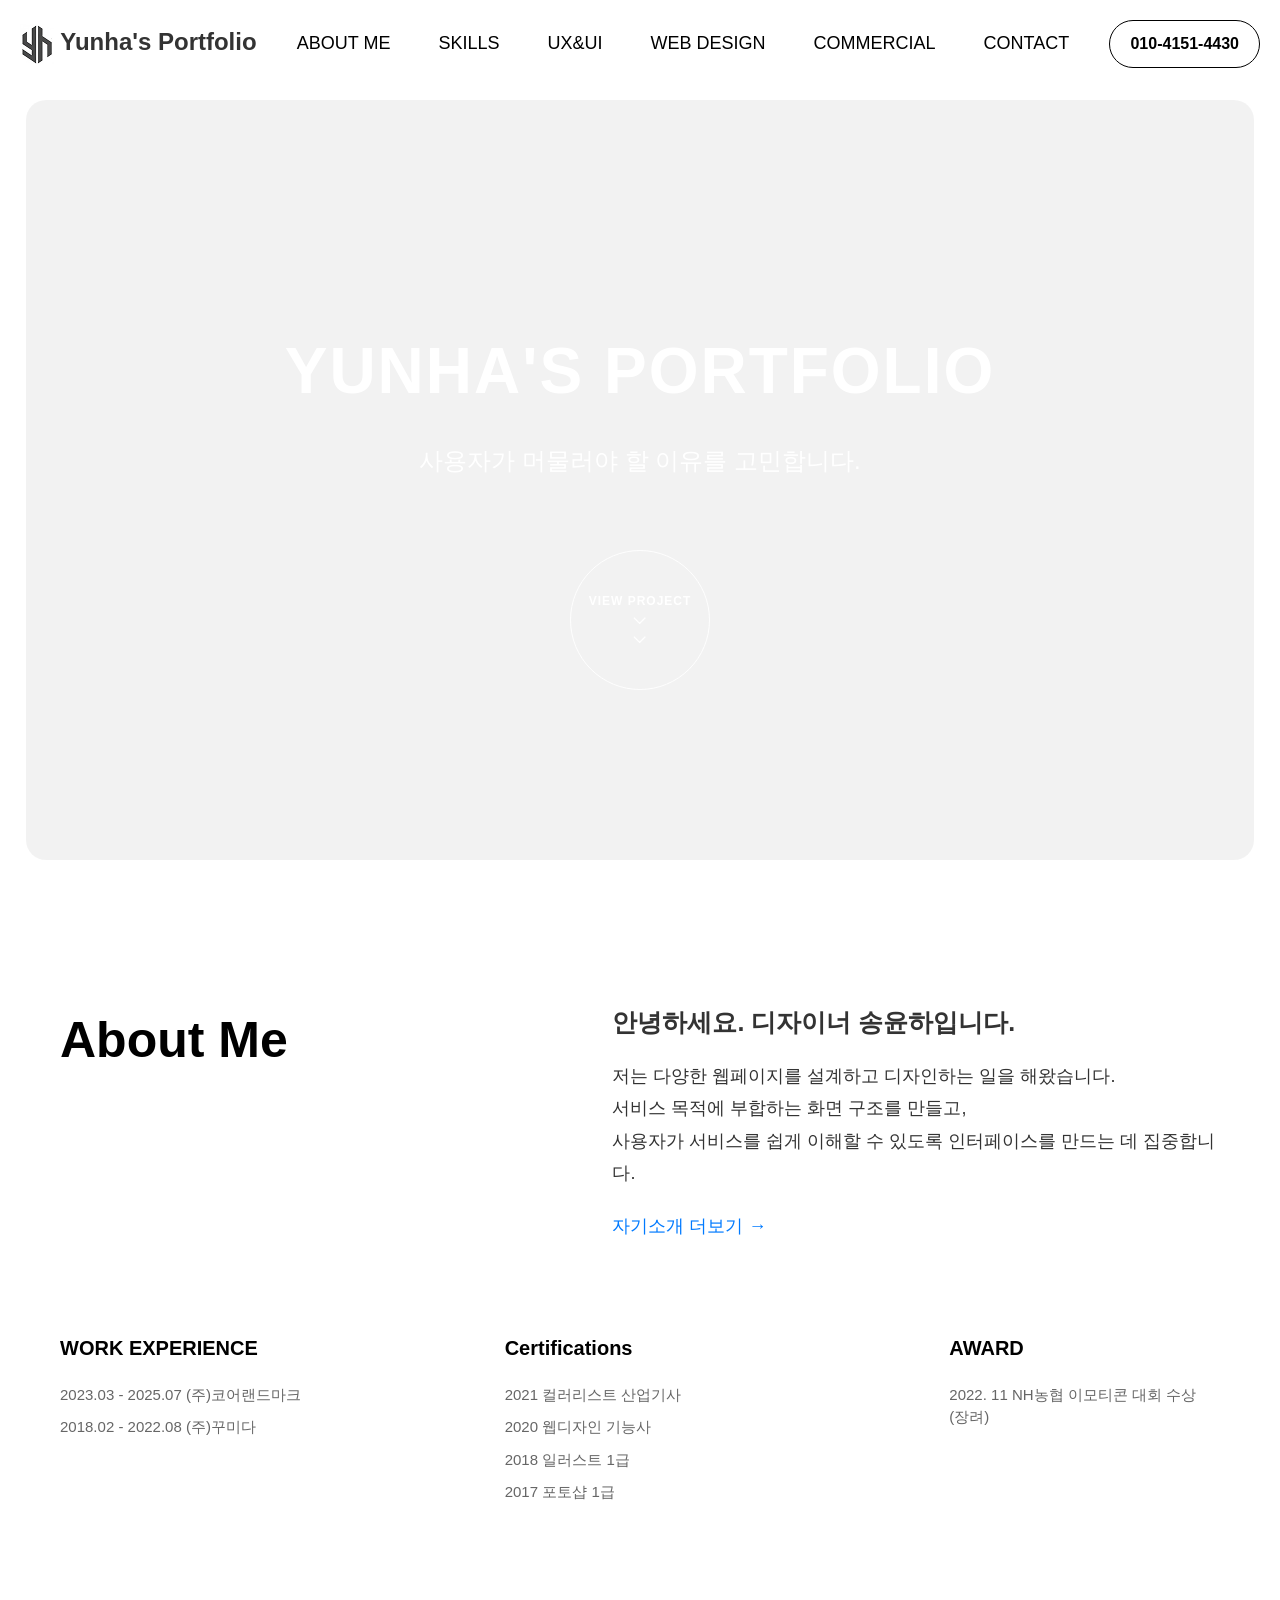
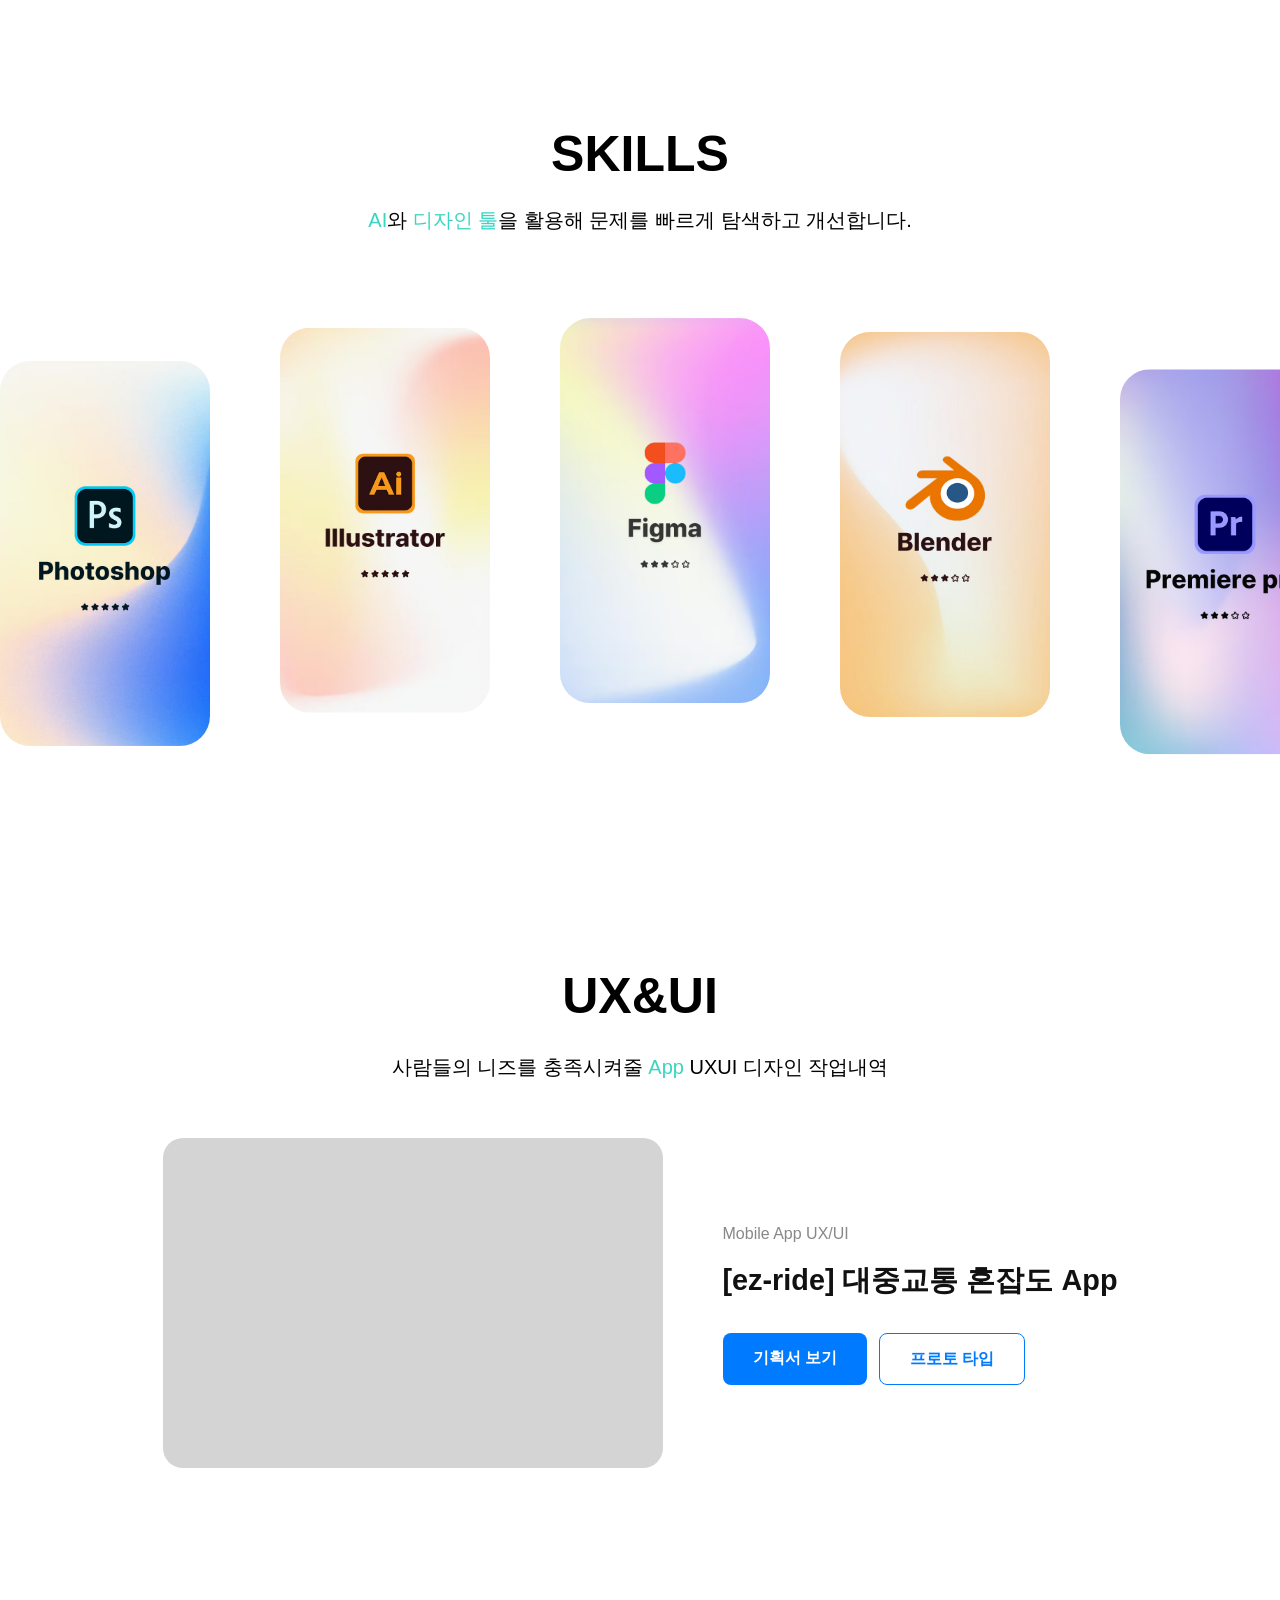
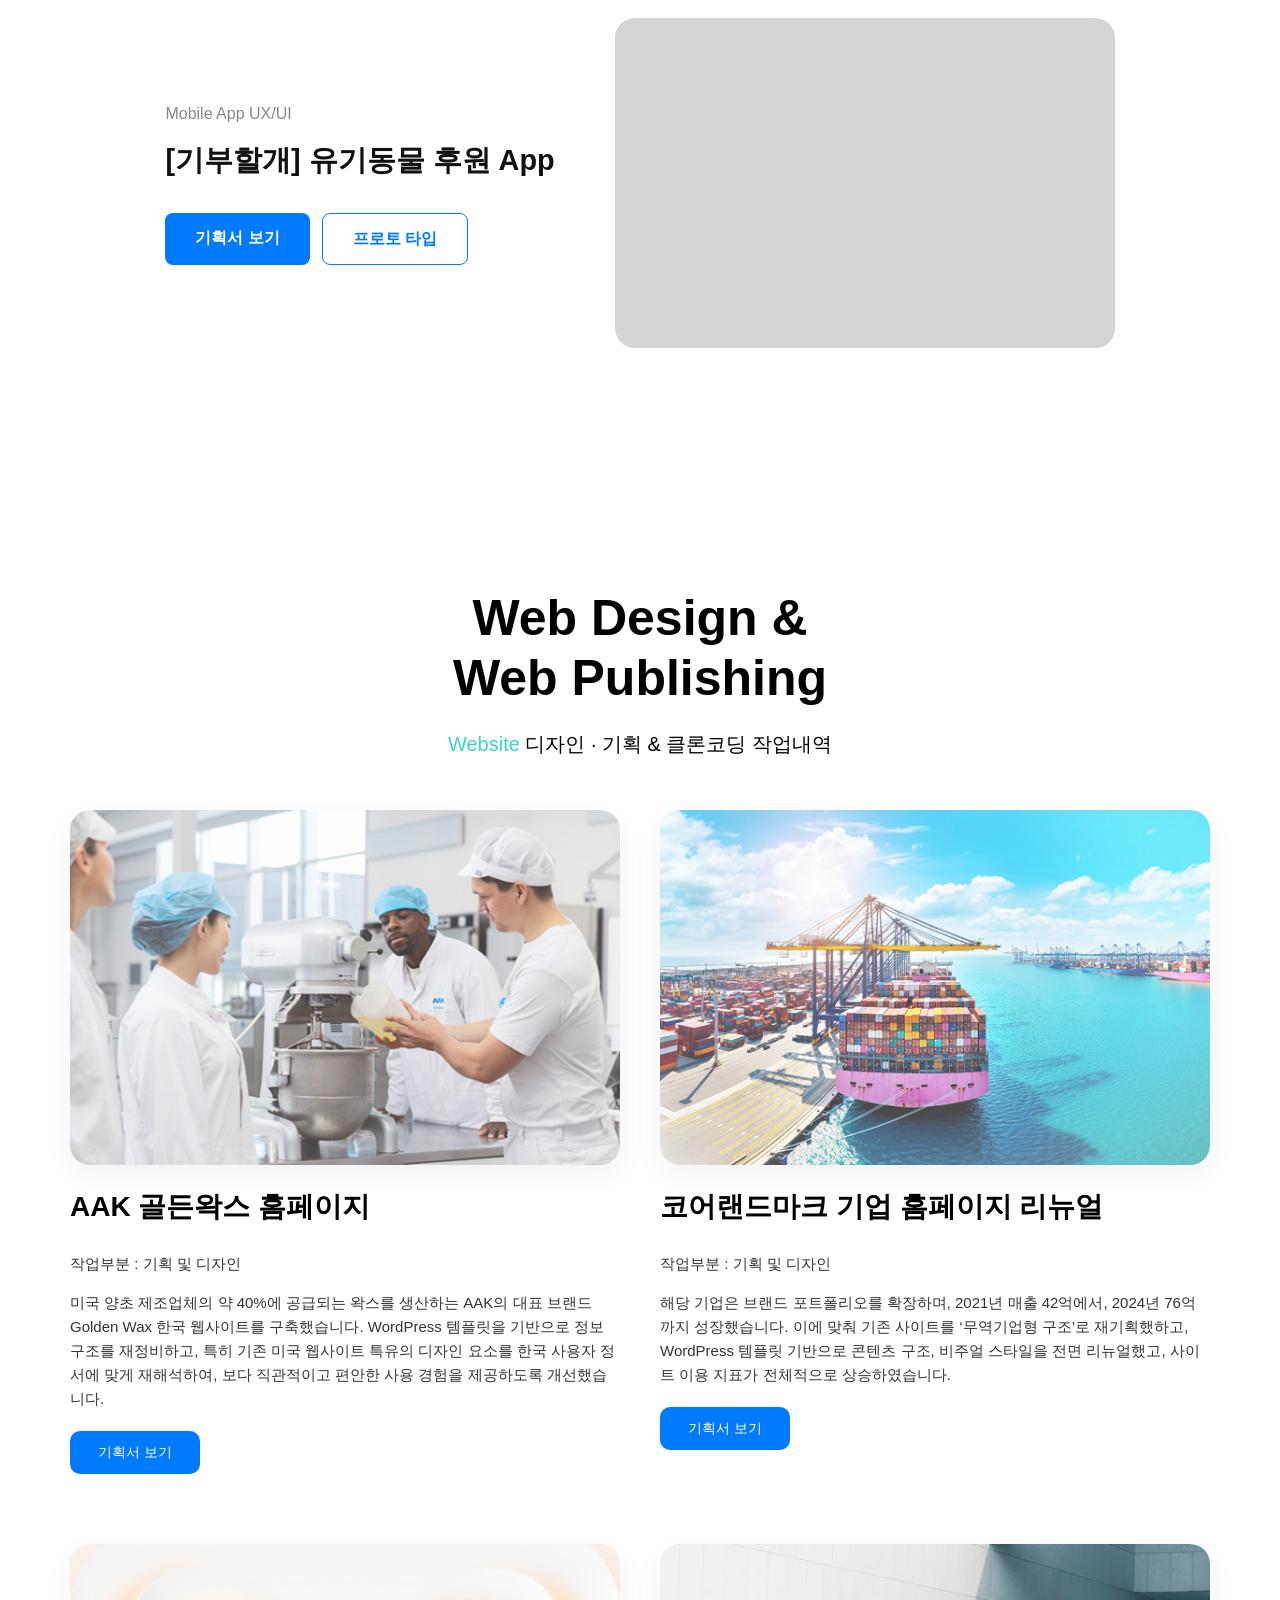
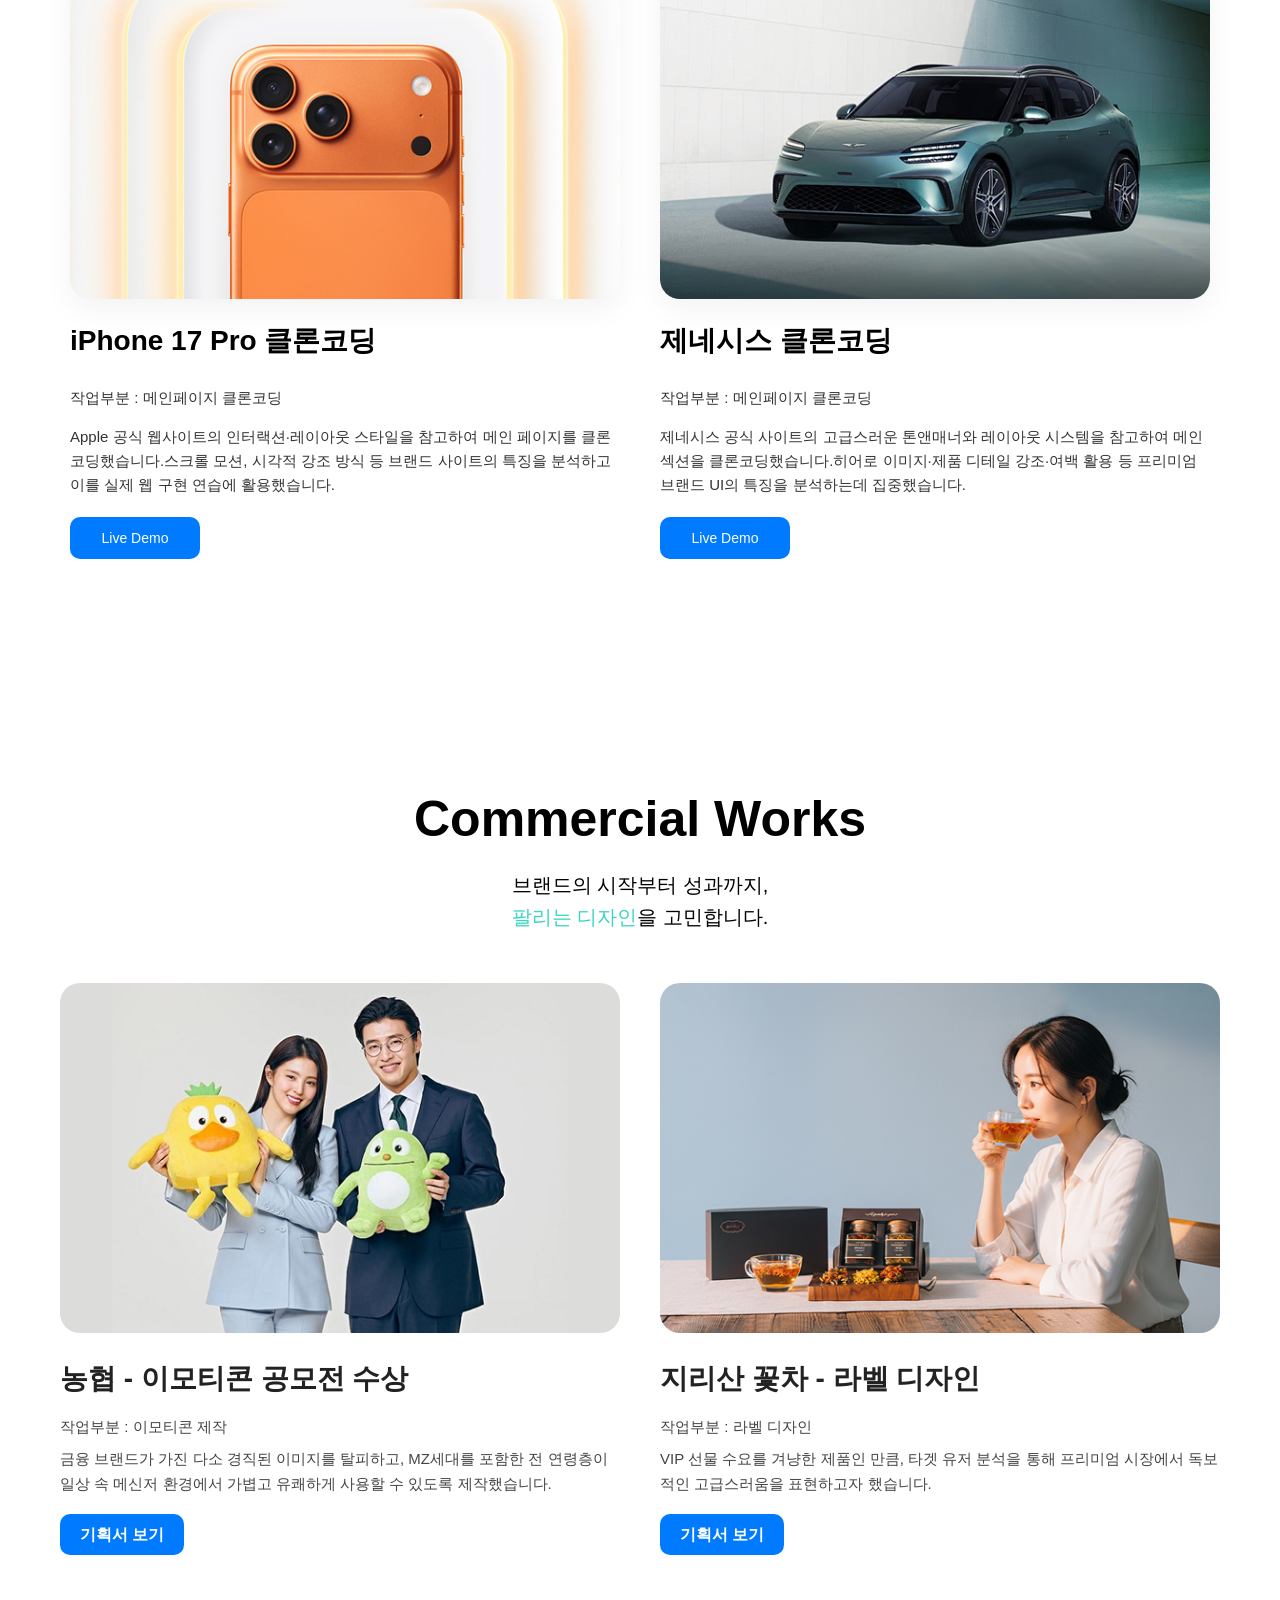
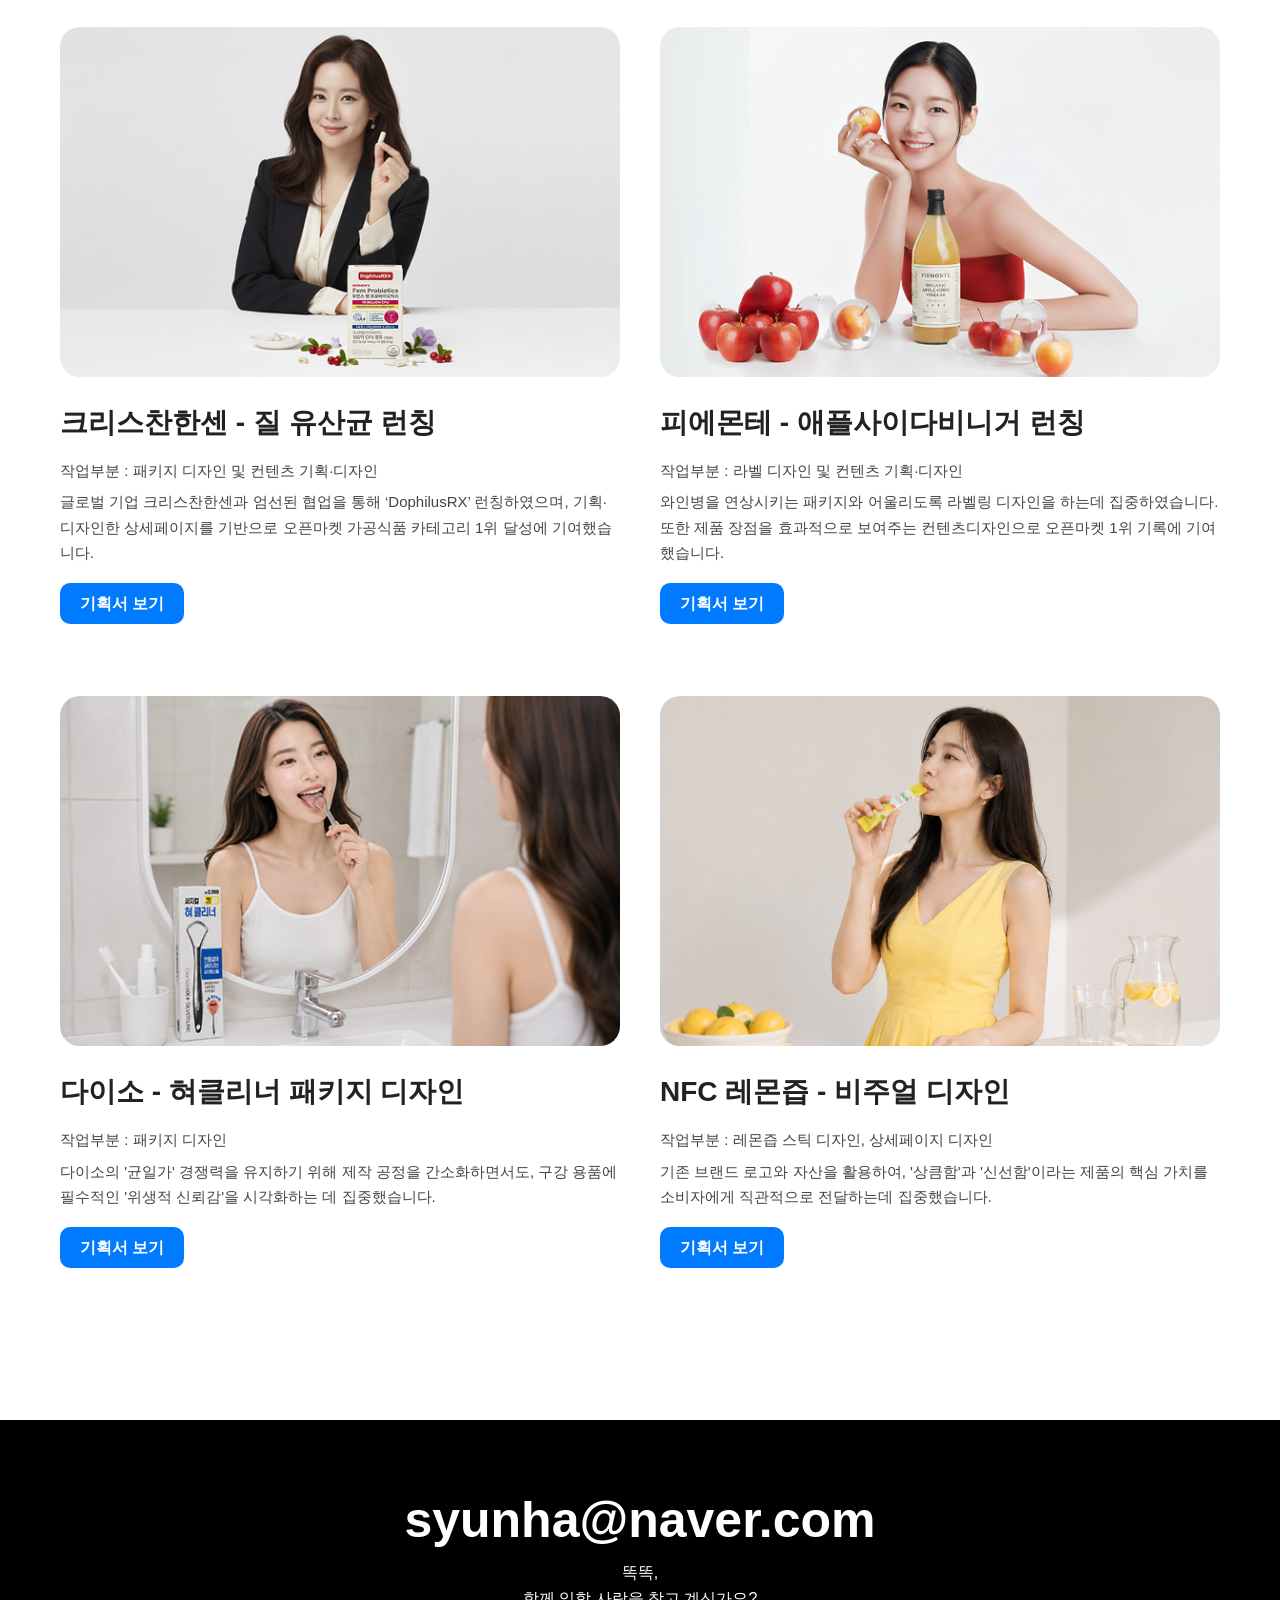
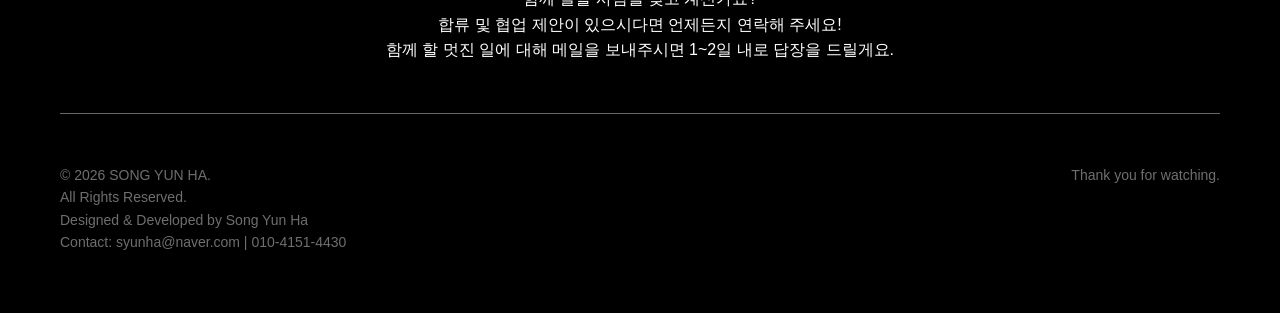
<file: index.html>
<!DOCTYPE html>
<html lang="ko">
<head>
    <meta charset="UTF-8">
    <meta name="viewport" content="width=device-width, initial-scale=1.0">
    <title>Yunha's Portfolio</title>
    <link rel="stylesheet" href="style.css">
    <script src="script.js"></script>
</head>
<body>
    <div class="wrap">
        <header>
            <div class="header-container">
                <h1 div class="logo"><a href="https://syunha.github.io/yunha-portfolio/"><img src="img/logo.png" alt="Yunha's Portfolio"> Yunha's Portfolio</a></h1>
                <nav>
                    <ul class="nav-menu">
                        <li><a href="#about">ABOUT ME</a></li>
                        <li><a href="#skills">SKILLS</a></li>
                        <li><a href="#uxui">UX&UI</a></li>
                        <li><a href="#web">WEB DESIGN</a></li>
                        <li><a href="#commercial">COMMERCIAL</a></li>
                        <li><a href="#contact">CONTACT</a></li>
                    </ul>
                 </nav>
                 <div class="phone">010-4151-4430</div>
            </div>
        </header>
        <!--헤더종료-->
        <section class="hero">
            <div class="video-container">
                <video autoplay muted loop playsinline class="back-video">
                <source src="img/visual-movie.mp4" type="video/mp4">
            Your browser does not support the video tag.
                 </video>
            </div>
            <div class="overlay"></div>
            <div class="hero-content">
                <h1>YUNHA'S PORTFOLIO</h1>
                <p>사용자가 머물러야 할 이유를 고민합니다.</p>
                <a href="#about" class="view-project">VIEW PROJECT <br>⌵ <br>⌵</a>
            </div>
        </section>
        <!--hero end-->
        <section id="about" class="about-me">
            <div class="container">
                <div class="about-top">
                    <h2>About Me</h2>
                    <div class="intro-text">
                        <b>안녕하세요. 디자이너 송윤하입니다.</b><br>
                        <p>저는 다양한 웹페이지를 설계하고 디자인하는 일을 해왔습니다.<br>
                        서비스 목적에 부합하는 화면 구조를 만들고, <br>
                        사용자가 서비스를 쉽게 이해할 수 있도록 인터페이스를 만드는 데 집중합니다.</p>
                        <a class="me-more" target="_blank" href="https://brook-pruner-58c.notion.site/34ed8ecf4de480799799cbdf34595aac">자기소개 더보기 &rarr;</a>
                    </div>
                    
                </div>
                <!--어바웃 하단설명-->
                <div class="about-bottom">
                    <div class="WORK EXPERIENCE">
                        <h3>WORK EXPERIENCE</h3>
                        <ul>
                            <li>2023.03 - 2025.07 (주)코어랜드마크</li>
                            <li>2018.02 - 2022.08 (주)꾸미다</li>
                        </ul>
                    </div>
                    <div class="Certifications">
                        <h3>Certifications</h3>
                        <ul>
                            <li>2021 컬러리스트 산업기사 </li>
                            <li>2020 웹디자인 기능사</li>
                            <li>2018 일러스트 1급</li>
                            <li>2017 포토샵 1급</li>
                        </ul>
                    </div>
                    <div class="AWARD">
                        <h3>AWARD</h3>
                        <ul>
                            <li>2022. 11 NH농협 이모티콘 대회 수상 (장려)</li>
                        </ul>
                    </div>
                </div>        
            </div>
        </section>
        <!--aboutMe end-->
        <section id="skills" class="skills">
            <h3>SKILLS</h3>
            <p><span>AI</span>와 <span>디자인 툴</span>을 활용해 문제를 빠르게 탐색하고 개선합니다.</p>
            <div class="skills-wrapper">
                <ul class="skill-cards">
                    <li><img src="img/skill01.jpg"></li>
                    <li><img src="img/skill02.jpg"></li>
                    <li><img src="img/skill03.jpg"></li>
                    <li><img src="img/skill04.jpg"></li>
                    <li><img src="img/skill05.jpg"></li>
                    <li><img src="img/skill06.jpg"></li>
                    <li><img src="img/skill07.jpg"></li>
                    
                    <li><img src="img/skill01.jpg"></li>
                    <li><img src="img/skill02.jpg"></li>
                    <li><img src="img/skill03.jpg"></li>
                    <li><img src="img/skill04.jpg"></li>
                    <li><img src="img/skill05.jpg"></li>
                    <li><img src="img/skill06.jpg"></li>
                    <li><img src="img/skill07.jpg"></li>     
                </ul>
            </div>
        </section>
        <!--Skills end-->
<section id="uxui" class="uxui-section">
    <div class="container">
        <div class="uxui-header">
            <h3>UX&UI</h3>
            <p>사람들의 니즈를 충족시켜줄 <span>App</span> UXUI 디자인 작업내역</p>
        </div>

        <div class="uxui-list">
            <div class="uxui-item">
                <div class="uxui-video-box">
                    <video autoplay loop muted playsinline>
                        <source src="img/bus-passed-by.mp4" type="video/mp4">
                        브라우저가 비디오를 지원하지 않습니다.
                    </video>
                </div>
                <div class="uxui-text-box">
                    <p class="project-subtitle">Mobile App UX/UI</p>
                    <h4 class="project-title">[ez-ride] 대중교통 혼잡도 App </h4>
                    <p class="project-description"> </p>
                    <div class="uxui-btn-group">
                        <a target="_blank" href="https://brook-pruner-58c.notion.site/App-34ed8ecf4de480b79651d894b0123516?source=copy_link" class="btn-fill">기획서 보기</a>
                        <a target="_blank" href="https://www.figma.com/proto/ExMu1AAEL31UGGF7Vbgy8O/%EC%9D%B4%EC%A7%80%EB%9D%BC%EC%9D%B4%EB%93%9C?node-id=36-1600&p=f&viewport=310%2C189%2C0.13&t=kGZKXLbw9s1Q3MeK-1&scaling=scale-down&content-scaling=fixed&starting-point-node-id=36%3A1600&page-id=2%3A1102" class="btn-outline">프로토 타입</a>
                    </div>
                </div>
            </div>

            <div class="uxui-item">
                <div class="uxui-video-box">
                    <video autoplay loop muted playsinline>
                        <source src="img/cry_dog.mp4" type="video/mp4">
                        브라우저가 비디오를 지원하지 않습니다.
                    </video>
                </div>
                <div class="uxui-text-box">
                    <p class="project-subtitle">Mobile App UX/UI
                                                                        </p>
                    <h4 class="project-title">[기부할개] 유기동물 후원 App</h4>
                    <p class="project-description"></p>
                    <div class="uxui-btn-group">
                        <a target="_blank" href="https://brook-pruner-58c.notion.site/App-35dd8ecf4de48061982ff9ee387e7d9d?source=copy_link" class="btn-fill">기획서 보기</a>
                        <a target="_blank" href="https://www.figma.com/proto/CJVTKRJU7Z791FwYPdUyip/%EA%B8%B0%EB%B6%80%ED%95%A0%EA%B0%9C-%EC%9C%A0%EA%B8%B0%EB%8F%99%EB%AC%BC%ED%9B%84%EC%9B%90project-?node-id=1-3825&p=f&viewport=-1415%2C-265%2C0.5&t=Y80n4XBFZgsGCRqY-1&scaling=scale-down&content-scaling=fixed&starting-point-node-id=1%3A3825&page-id=0%3A1" class="btn-outline">프로토 타입</a>
                    </div>
                </div>
            </div>
        </div>
    </div>
</section>
        <!--UXUI end-->
        <section id="web" class="web">
            <div class="container">
                <h3>Web Design & <br> Web Publishing</h3>
                <p><span>Website</span> 디자인 · 기획 & 클론코딩 작업내역 </p>
                <div class="projects">
                    <!--web-card01-->
                    <a class="web-project-item" target="_blank" href="https://brook-pruner-58c.notion.site/AAK-34ed8ecf4de480ca98e1dc086113b2d6?pvs=143">
                        <img src="img/web01.jpg" alt="골든왁스홈페이지제작">
                        <h4>AAK 골든왁스 홈페이지 </h4>
                        <p>작업부분 : 기획 및 디자인</p>
                        <p>미국 양초 제조업체의 약 40%에 공급되는 왁스를 생산하는 AAK의 대표 브랜드 Golden Wax 한국 웹사이트를 구축했습니다. WordPress 템플릿을 기반으로 정보 구조를 재정비하고, 특히 기존 미국 웹사이트 특유의 디자인 요소를 한국 사용자 정서에 맞게 재해석하여, 보다 직관적이고 편안한 사용 경험을 제공하도록 개선했습니다.</p>
                        <div class="btns">
                            <span class="blue-btn">기획서 보기</span>
                        </div>
                    </a>
                    <!--web-card02-->
                    <a class="web-project-item" target="_blank" href="https://brook-pruner-58c.notion.site/34ed8ecf4de48092924ee8d7860ef06d?pvs=143">
                        <img src="img/web02.jpg" alt="기업홈페이지제작">
                        <h4>코어랜드마크 기업 홈페이지 리뉴얼</h4>
                        <p>작업부분 : 기획 및 디자인</p>
                        <p>해당 기업은 브랜드 포트폴리오를 확장하며, 2021년 매출 42억에서, 2024년 76억까지 성장했습니다. 이에 맞춰 기존 사이트를  ‘무역기업형 구조’로 재기획했하고, WordPress 템플릿 기반으로 콘텐츠 구조, 비주얼 스타일을 전면 리뉴얼했고, 사이트 이용 지표가 전체적으로 상승하였습니다.</p>
                        <div class="btns">
                             <span class="blue-btn">기획서 보기</span>
                        </div>
                    </a>
                    <!--web-card03-->
                    <a class="web-project-item" target="_blank" href="https://syunha.github.io/yunha-portfolio/apple/index.html">
                        <img src="img/web03.jpg" alt="아이폰17pro 클론코딩">
                        <h4>iPhone 17 Pro 클론코딩</h4>
                        <p>작업부분 : 메인페이지 클론코딩</p>
                        <p>Apple 공식 웹사이트의 인터랙션·레이아웃 스타일을 참고하여 메인 페이지를 클론코딩했습니다.스크롤 모션, 시각적 강조 방식 등 브랜드 사이트의 특징을 분석하고 이를 실제 웹 구현 연습에 활용했습니다.</p>
                        <div class="btns">
                            <span class="blue-btn">Live Demo</span>
                        </div>
                    </a>
                    <!--web-card04-->
                    <a class="web-project-item" target="_blank" href="https://syunha.github.io/yunha-portfolio/genesis/index.html">
                        <img src="img/web04.jpg" alt="제네시스 클론코딩">
                        <h4>제네시스 클론코딩</h4>
                        <p>작업부분 : 메인페이지 클론코딩</p>
                        <p>제네시스 공식 사이트의 고급스러운 톤앤매너와 레이아웃 시스템을 참고하여 메인 섹션을 클론코딩했습니다.히어로 이미지·제품 디테일 강조·여백 활용 등 프리미엄 브랜드 UI의 특징을 분석하는데 집중했습니다.</p>
                        <div class="btns">
                            <span class="blue-btn">Live Demo</span>
                        </div>
                    </a>
                </div>
            </div>
        </section>
        <!--web end-->
        <section id="commercial" class="commercial-work">
            <div class="container">
                <h3>Commercial Works</h3>
                <p> 브랜드의 시작부터 성과까지,  <br> <span>팔리는 디자인</span>을 고민합니다. </p>
                <div class="project">
                    <!--web-card01-->
                    <a class="work-project-item" target="_blank" href="https://brook-pruner-58c.notion.site/NH-34ed8ecf4de48077bb7ec586a445d5c5?pvs=143">
                        <img src="img/work01.jpg" alt="농협공모전">
                        <h4>농협 - 이모티콘 공모전 수상</h4>
                        <p>작업부분 : 이모티콘 제작</p>
                        <p>금융 브랜드가 가진 다소 경직된 이미지를 탈피하고, 
                        MZ세대를 포함한 전 연령층이 
                        일상 속 메신저 환경에서 가볍고 유쾌하게 사용할 수 있도록 제작했습니다.
                        </p>
                        <div class="btns">
                            <span class="blue-btn">기획서 보기</span>
                        </div>
                    </a>
                     <!--web-card02-->
                    <a class="work-project-item" target="_blank" href="https://brook-pruner-58c.notion.site/34ed8ecf4de480e49a1cded2dd2a297a?pvs=143">
                        <img src="img/work02.jpg" alt="꽃차">
                        <h4>지리산 꽃차 - 라벨 디자인 </h4>
                        <p>작업부분 : 라벨 디자인</p>
                        <p>VIP 선물 수요를 겨냥한 제품인 만큼, 타겟 유저 분석을 통해 프리미엄 시장에서 독보적인 고급스러움을 표현하고자 했습니다.</p>
                        <div class="btns">
                            <span class="blue-btn">기획서 보기</span>
                        </div>
                    </a>
                              
                    <!--web-card03-->
                    <a class="work-project-item" target="_blank" href="https://brook-pruner-58c.notion.site/34ed8ecf4de480ebadc7df8307a63fa1?pvs=143">
                        <img src="img/work03.jpg" alt="크리스찬한센 유산균">
                        <h4>크리스찬한센 - 질 유산균 런칭</h4>
                        <p>작업부분 : 패키지 디자인 및 컨텐츠 기획·디자인</p>
                        <p>글로벌 기업 크리스찬한센과 엄선된 협업을 통해 ‘DophilusRX’ 런칭하였으며, 기획·디자인한 상세페이지를 기반으로 오픈마켓 가공식품 카테고리 1위 달성에 기여했습니다.</p>
                        <div class="btns">
                            <span class="blue-btn">기획서 보기</span>
                        </div>
                    </a>
                    <!--web-card04-->
                    <a class="work-project-item" target="_blank" href="https://brook-pruner-58c.notion.site/34ed8ecf4de480d0826bfb5e28fa6d11?pvs=143">
                        <img src="img/work04.jpg" alt="피에몬테 애플사이다비니거">
                        <h4>피에몬테 - 애플사이다비니거 런칭</h4>
                        <p>작업부분 : 라벨 디자인 및 컨텐츠 기획·디자인</p>
                        <p>와인병을 연상시키는 패키지와 어울리도록 라벨링 디자인을 하는데 집중하였습니다. 또한 제품 장점을 효과적으로 보여주는 컨텐츠디자인으로 오픈마켓 1위 기록에 기여했습니다.</p>
                        <div class="btns">
                            <span class="blue-btn">기획서 보기</span>
                        </div>
                    </a>
                    <!--web-card05-->
                    <a class="work-project-item" target="_blank" href="https://brook-pruner-58c.notion.site/35bd8ecf4de48078977dc7ba29d7dfd7?source=copy_link">
                        <img src="img/work05.jpg" alt="다이소 구강용품">
                        <h4>다이소 - 혀클리너 패키지 디자인</h4>
                        <p>작업부분 : 패키지 디자인</p>
                        <p>다이소의 '균일가' 경쟁력을 유지하기 위해 제작 공정을 간소화하면서도, 
                            구강 용품에 필수적인 '위생적 신뢰감'을 시각화하는 데 집중했습니다.
                        </p>
                        <div class="btns">
                            <span class="blue-btn">기획서 보기</span>
                        </div>
                    </a>          
                     <!--web-card06-->
                    <a class="work-project-item" target="_blank" href="https://brook-pruner-58c.notion.site/NFC-35cd8ecf4de480faa5e8f41d779b4a42?source=copy_link">
                        <img src="img/work06.png" alt="레몬즙 포">
                        <h4>NFC 레몬즙 - 비주얼 디자인 </h4>
                        <p>작업부분 : 레몬즙 스틱 디자인, 상세페이지 디자인</p>
                        <p>기존 브랜드 로고와 자산을 활용하여, '상큼함'과 '신선함'이라는 제품의 핵심 가치를 소비자에게 직관적으로 전달하는데 집중했습니다.</p>
                        <div class="btns">
                            <span class="blue-btn">기획서 보기</span>
                        </div>
                    </a>
                    
                </div>  
            </div>
        </section>
        <!--work end-->
        <footer id="contact">
           <div class="container">
            <h3 >syunha@naver.com</h3>
            <p>똑똑, <br>함께 일할 사람을 찾고 계신가요?<br>
                합류 및 협업 제안이 있으시다면 언제든지 연락해 주세요!<br>
                함께 할 멋진 일에 대해 메일을 보내주시면 1~2일 내로 답장을 드릴게요.
            </p>
            <div class="myinfo">
                <p>© 2026 SONG YUN HA. <br>
                All Rights Reserved. <br>
                Designed & Developed by Song Yun Ha  <br>
                Contact: syunha@naver.com | 010-4151-4430</p>
                <p>Thank you for watching.</p>
                
            </div>
            
        </div> 
        </footer>
    </div>
</body>
</html>
</file>
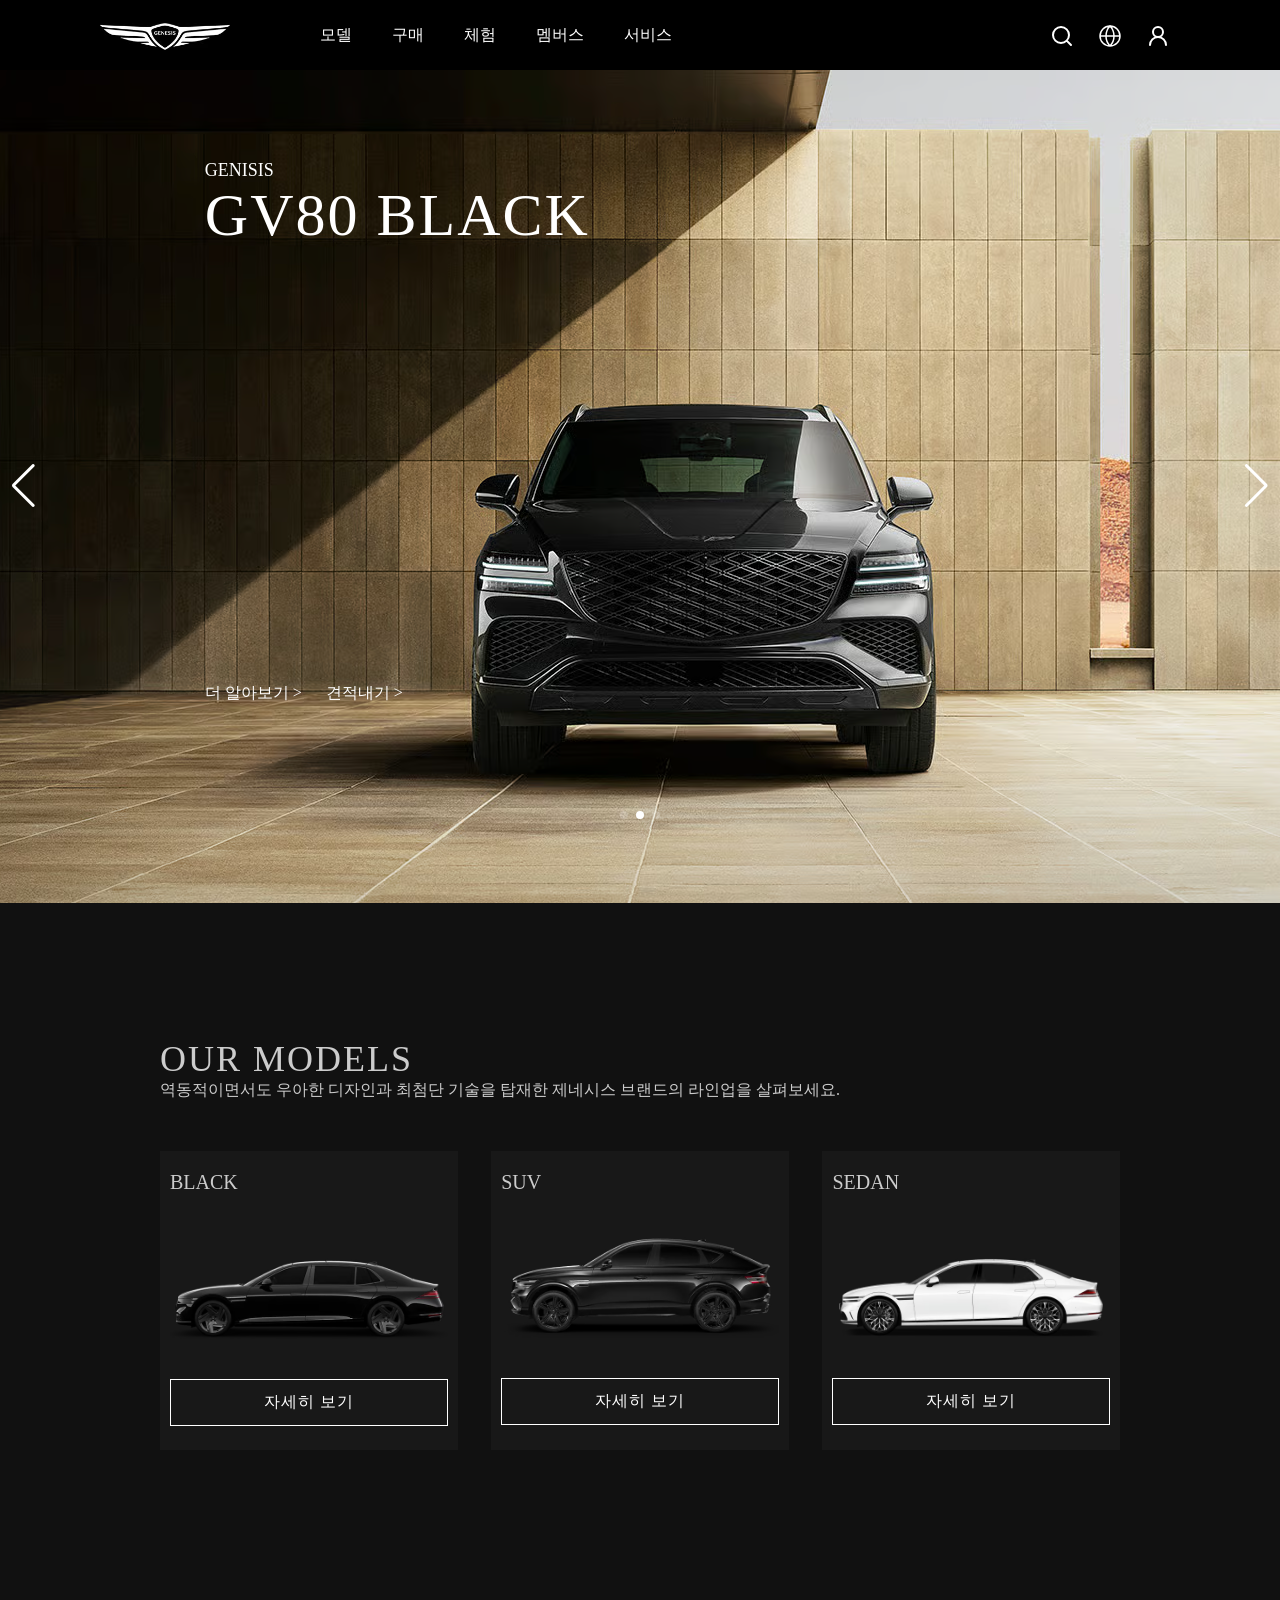
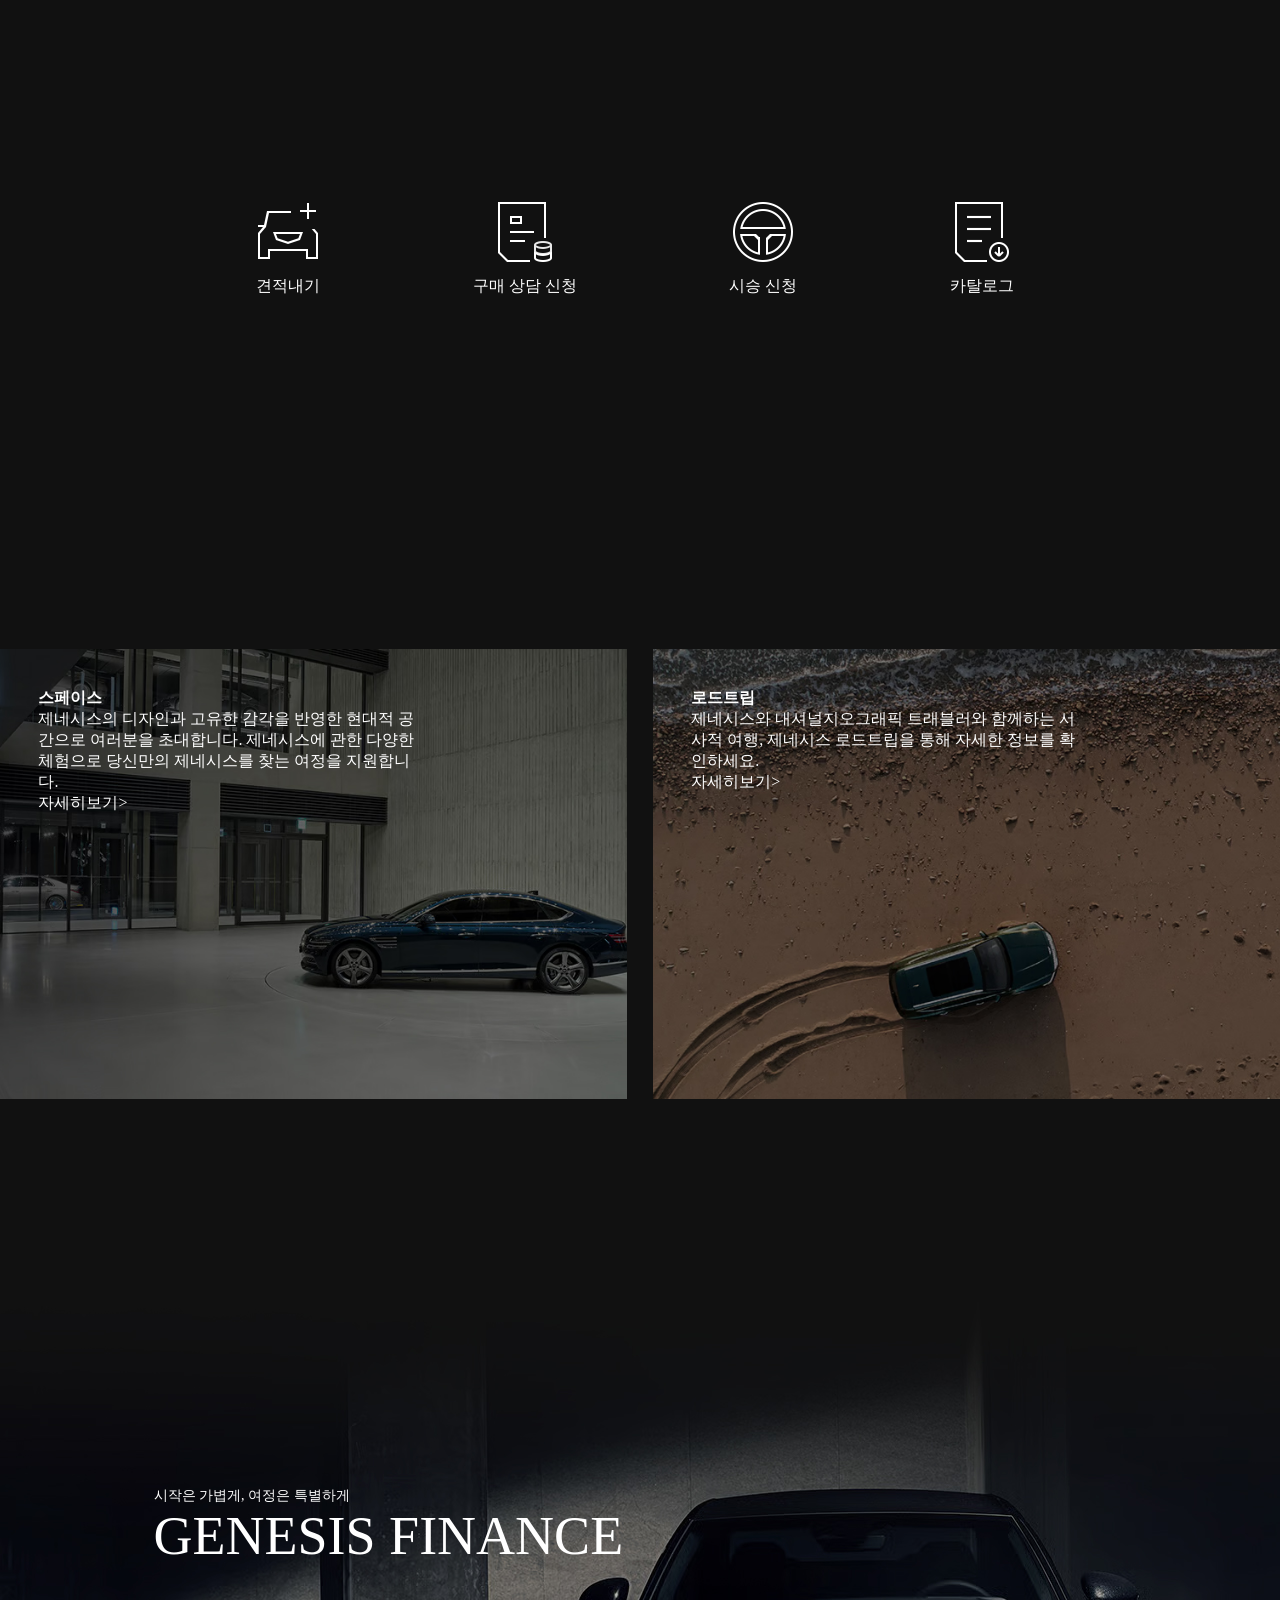
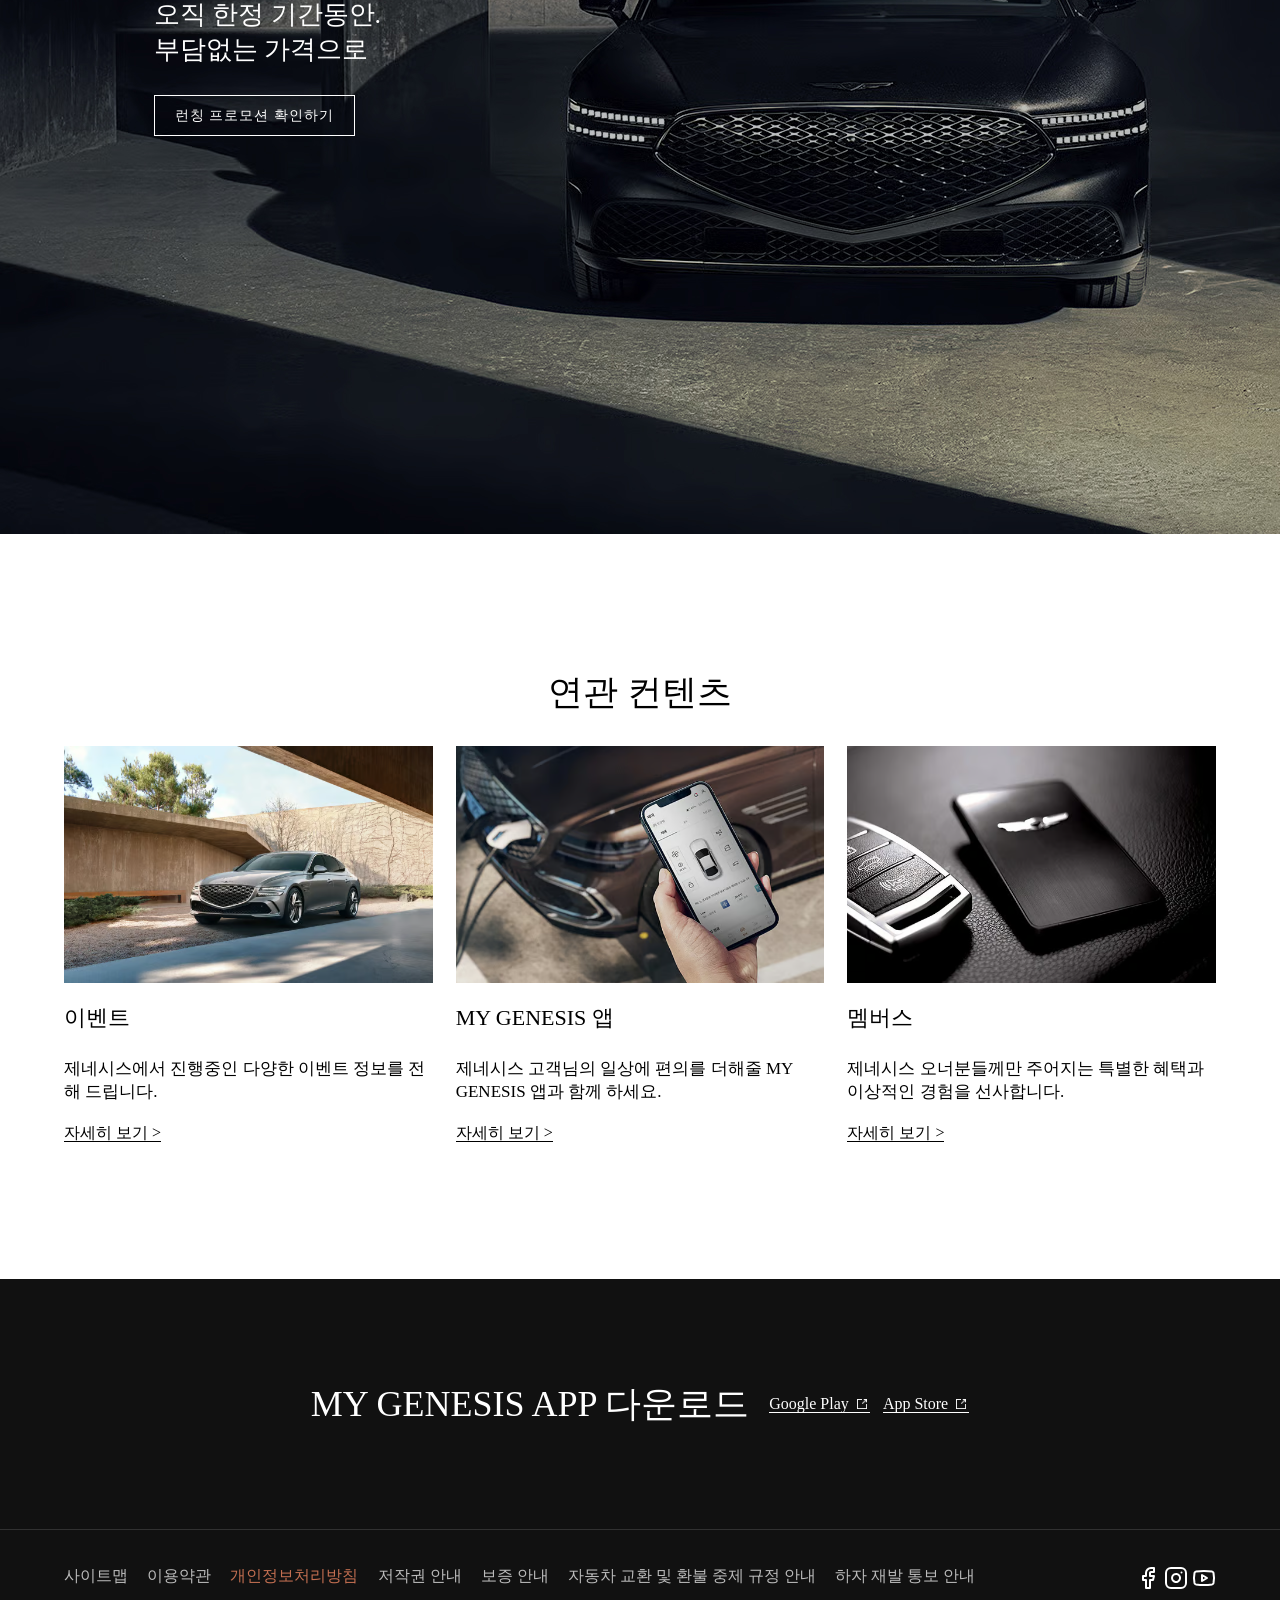
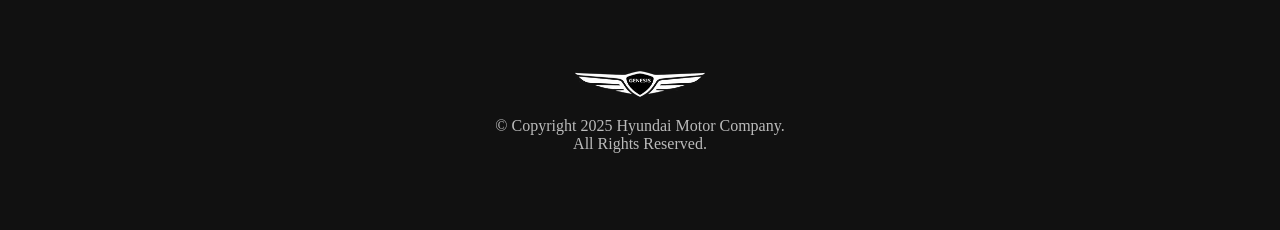
<file: genesis/index.html>
<!DOCTYPE html>
<html lang="en">
<head>
    <meta charset="UTF-8">
    <meta name="viewport" content="width=device-width, initial-scale=1.0">
    <title>Document</title>

    <!-- Link Swiper's CSS -->
  <link rel="stylesheet" href="https://cdn.jsdelivr.net/npm/swiper@11/swiper-bundle.min.css" />
<link rel="stylesheet" href="css/style.css">

<!--AOS(Animate On Scroll) 오픈소스 라이브러리 -스르륵 글씨효과  -->
  <link rel="stylesheet" href="https://cdn.jsdelivr.net/npm/aos@2.3.4/dist/aos.css" />
<script src="https://cdn.jsdelivr.net/npm/aos@2.3.4/dist/aos.js"></script>


    <style>
    
    </style>
</head>
<body>
    <div class="wrap">
        <!--섹션1-->
        <section class="con1">
            <header>
                <h1><img src="img/logo.avif" alt="logo"></h1>
                <ul class="nav">
                    <li><a href="#">모델</a></li>
                    <li><a href="#">구매</a></li>
                    <li><a href="#">체험</a></li>
                    <li><a href="#">멤버스</a></li>
                    <li><a href="#">서비스</a></li>
                </ul>
                <ul class="header_icon">
                    <img src="img/search.svg" alt="검색">
                    <img src="img/launguage.svg" alt="언어지원">
                    <img src="img/personal.svg" alt="마이페이지">
                    <img class="hamburger" src="img/menu.svg" alt="메뉴">
                    
                </ul>
            </header>
        </section>
        <!--섹션2-->
        <section class="con2">
             <!-- Swiper -->
            <div class="swiper mySwiper">
                <div class="swiper-wrapper">
                    <!--배너1-->
                    <div class="swiper-slide Banner01">
                        <div class="banner-title">
                            <span>GENISIS</span><br>
                            <h2>GV80</h2>
                        </div>
                        <div class="banner-small-title">
                            <span>더 알아보기 > </span>
                            <span>견적내기 > </span>
                        </div>
                    </div>
                    <!--배너2-->
                    <div class="swiper-slide Banner02">
                        <div class="banner-title">
                            <span>GENISIS</span><br>
                            <h2>GV80 BLACK</h2>
                        </div>
                        <div class="banner-small-title">
                            <span>더 알아보기 > </span>
                            <span>견적내기 > </span>
                        </div>
                    </div>
                    <!--배너3-->
                    <div class="swiper-slide Banner03">
                        <div class="banner-title">
                            <span>GENISIS</span><br>
                            <h2>G90 LONG WHEEL BASE BLACK</h2>
                        </div>
                        <div class="banner-small-title">
                            <span>더 알아보기 > </span>
                            <span>견적내기 > </span>
                        </div>
                    </div>
                </div>
                <!--배너비주얼영역-->
                <div class="swiper-button-next"></div>
                <div class="swiper-button-prev"></div>
                <div class="swiper-pagination"></div>
            </div>

        </section>

        <!--섹션3-->
        <section class="con3">
            <div class="con3-inner" data-aos="fade-up">
                <div class="our-models">
                    <h2>OUR MODELS</h2>
                    <p>역동적이면서도 우아한 디자인과 최첨단 기술을 탑재한 제네시스 브랜드의 라인업을 살펴보세요.</p>
                </div>
                <div class="model-box">
                    <ul>
                        <li>
                            <strong>BLACK</strong>
                            <img src="img/black.avif" alt="블랙계열">
                            <a href="#" class="btn-genesis"><span>자세히 보기</span></a>
                        </li>
                        <li>
                            <strong>SUV</strong>
                            <img src="img/g80suv.avif" alt="suv계열">
                            <a href="#" class="btn-genesis"><span>자세히 보기</span></a>
                        </li>
                        <li>
                            <strong>SEDAN</strong>
                            <img src="img/sedan.avif" alt="sedan계열">
                            <a href="#" class="btn-genesis"><span>자세히 보기</span></a>
                        </li>
                    </ul>
                </div>
            </div>
        </section>


        <!--섹션4 - 4가지메뉴 -->
        <section class="con4">
            <div class="con4-inner">
                <ul>
                    <li>
                        <img src="img/Build.gif" alt="견적내기">
                        <div>
                            <span>견적내기</span>
                        </div>
                    </li>
                    <li>
                        <img src="img/Price.gif" alt="구매상담신청">
                        <div>
                            <span>구매 상담 신청</span>
                        </div>
                    </li>
                    <li>
                        <img src="img/Book.gif" alt="시승신청">
                        <div>
                            <span>시승 신청</span>
                        </div>
                    </li>
                    <li>
                        <img src="img/Download.gif" alt="카탈로그">
                        <div>
                            <span>카탈로그</span>
                        </div>
                    </li>
                </ul>
            </div>
        </section>
       


        <!--섹션5 2개정렬-->
        <section class="con5">
            <div class="con5-inner" data-aos="fade-up">
                <ul>
                    <li>
                        <h4>스페이스</h4>
                        <p>제네시스의 디자인과 고유한 감각을 반영한 현대적 공간으로 여러분을 초대합니다. 제네시스에 관한 다양한 체험으로 당신만의 제네시스를 찾는 여정을 지원합니다. </p>
                        <span>자세히보기></span>
                    </li>
                    <li>
                        <h4>로드트립</h4>
                        <p>제네시스와 내셔널지오그래픽 트래블러와 함께하는 서사적 여행, 제네시스 로드트립을 통해 자세한 정보를 확인하세요.</p>
                        <span>자세히보기></span>
                    </li>
                </ul>
            </div>
        </section>
        <!--섹션6 메인배너-->
        <section class="con6">
            <div class="con6-inner" data-aos="fade-up">
                <span >시작은 가볍게, 여정은 특별하게</span>
                <h4>GENESIS FINANCE</h4>
                <p>오직 한정 기간동안.<br>부담없는 가격으로</p>
                <a href="#" class="btn-genesis"><span>런칭 프로모션 확인하기</span></a>
            </div>
        </section>
        <!--섹션7 3단계-->
        <section class="con7" data-aos="fade-up">
            <div class="con7-inner ">
                <h3>연관 컨텐츠</h3>
                <ul>
                    <li>
                        <img src="img/event_car.avif" alt="이벤트">
                        <h6>이벤트</h6>
                        <p>제네시스에서 진행중인 다양한 이벤트 정보를 전해 드립니다.</p>
                        <span><a href="#">자세히 보기 ></a></span>
                    </li>
                    <li>
                        <img src="img/mygenesis_app.avif" alt="앱">
                        <h6>MY GENESIS 앱</h6>
                        <p>제네시스 고객님의 일상에 편의를 더해줄 MY GENESIS 앱과 함께 하세요.</p>
                        <span><a href="#">자세히 보기 ></a></span>
                    </li>
                    <li>
                        <img src="img/members.avif" alt="멤버스">
                        <h6>멤버스</h6>
                        <p>제네시스 오너분들께만 주어지는 특별한 혜택과 이상적인 경험을 선사합니다.</p>
                        <span><a href="#">자세히 보기 ></a></span>
                    </li>
                </ul>
            </div>
        </section>
        <section class="con8">
            <div class="con8-inner">
                <div>MY GENESIS APP 다운로드</div>
                <div class="app-store">
                    <span>Google Play</span>
                    <span>App Store</span>
                </div>
            </div>
        </section>
        <footer>
            <div class="footer-inner">
                <div class="menu">
                    <ul>
                        <li><a href="#">사이트맵</a></li>
                        <li><a href="#">이용약관</a></li>
                        <li><a href="#">개인정보처리방침</a></li>
                        <li><a href="#">저작권 안내</a></li>
                        <li><a href="#">보증 안내</a></li>
                        <li><a href="#">자동차 교환 및 환불 중제 규정 안내</a></li>
                        <li><a href="#">하자 재발 통보 안내</a></li>
                    </ul>
                    <div class="sns">
                        <img src="img/facebook.svg" alt="페이스북">
                        <img src="img/instagram.svg" alt="인스타그램">
                        <img src="img/youtube.svg" alt="유투브">
                    </div>
                </div>
                <div class="copyright">
                    <img src="img/logo.avif" alt="하단로고">
                    <p>© Copyright 2025 Hyundai Motor Company. <br>
                        All Rights Reserved.
                    </p>
                    
                </div>
            </div>
        </footer>
    </div>

        <!-- 모바일 메뉴 오버레이 -->
    <div class="mobile-menu">
    <div class="menu-header">
        <img src="img/logo.avif" alt="logo" class="menu-logo">
        <img src="img/close.svg" alt="close" class="menu-close">
    </div>
    <ul>
        <li><a href="#">모델</a></li>
        <li><a href="#">구매</a></li>
        <li><a href="#">체험</a></li>
        <li><a href="#">멤버스</a></li>
        <li><a href="#">서비스</a></li>
    </ul>
    </div>
    
  <!-- Swiper JS -->
  <script src="https://cdn.jsdelivr.net/npm/swiper@11/swiper-bundle.min.js"></script>

  <!-- Initialize Swiper -->
  <script>
    var swiper = new Swiper(".mySwiper", {
      spaceBetween: 30,
      centeredSlides: true,
      autoplay: {
        delay: 1800,
        disableOnInteraction: false,
      },
      pagination: {
        el: ".swiper-pagination",
        clickable: true,
      },
      navigation: {
        nextEl: ".swiper-button-next",
        prevEl: ".swiper-button-prev",
      },

      effect: 'fade',
        fadeEffect: {
          crossFade: true,
        },


    });
    
  </script>

<!--AOS(Animate On Scroll) 오픈소스 라이브러리-->
  <script>
  AOS.init({
    duration: 1500, // 애니메이션 속도 (1초)
    once: true,     // 한 번만 실행
  });
</script>



<script>
  const menuBtn = document.querySelector('.header_icon img:last-child');
  const mobileMenu = document.querySelector('.mobile-menu');
  const closeBtn = document.querySelector('.menu-close');

  menuBtn.addEventListener('click', () => {
    mobileMenu.classList.add('active');
    document.body.style.overflow = 'hidden'; // 배경 스크롤 방지
  });

  closeBtn.addEventListener('click', () => {
    mobileMenu.classList.remove('active');
    document.body.style.overflow = 'auto';
  });
</script>



</body>
</html>
</file>
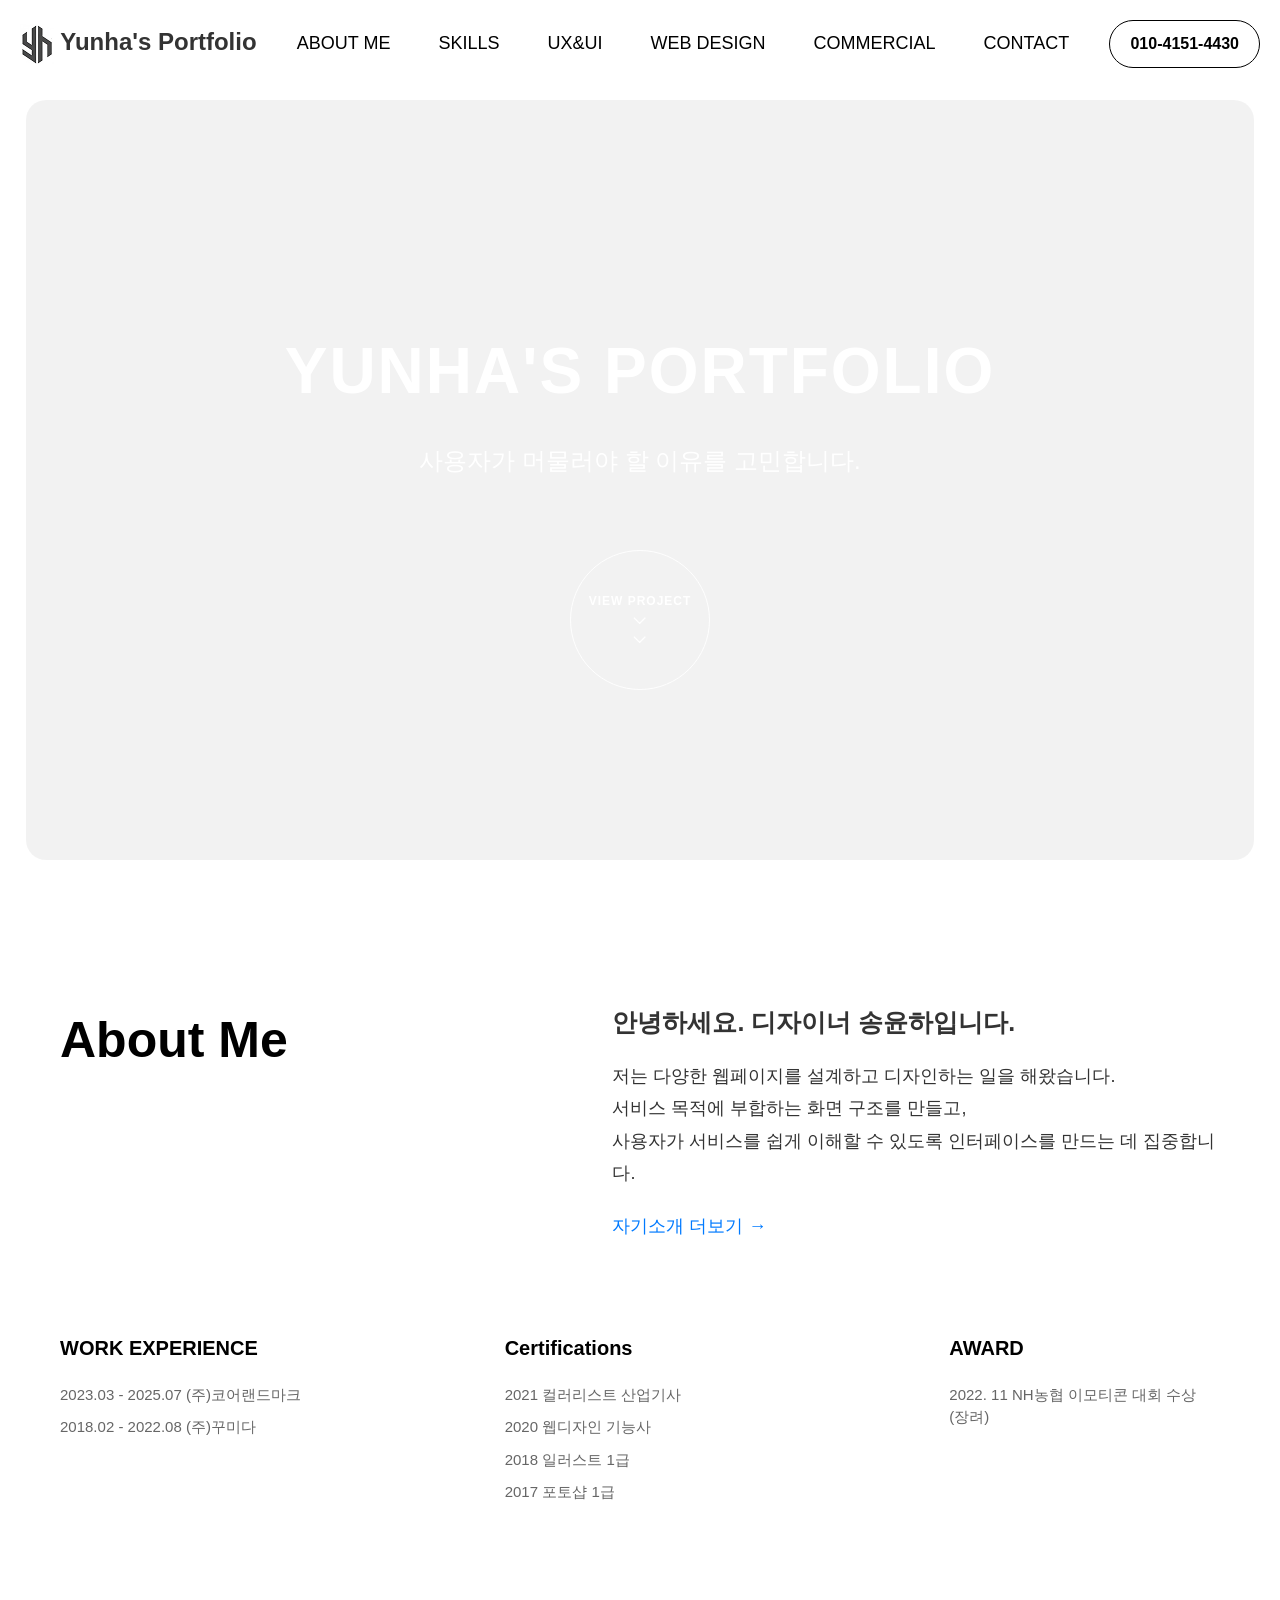
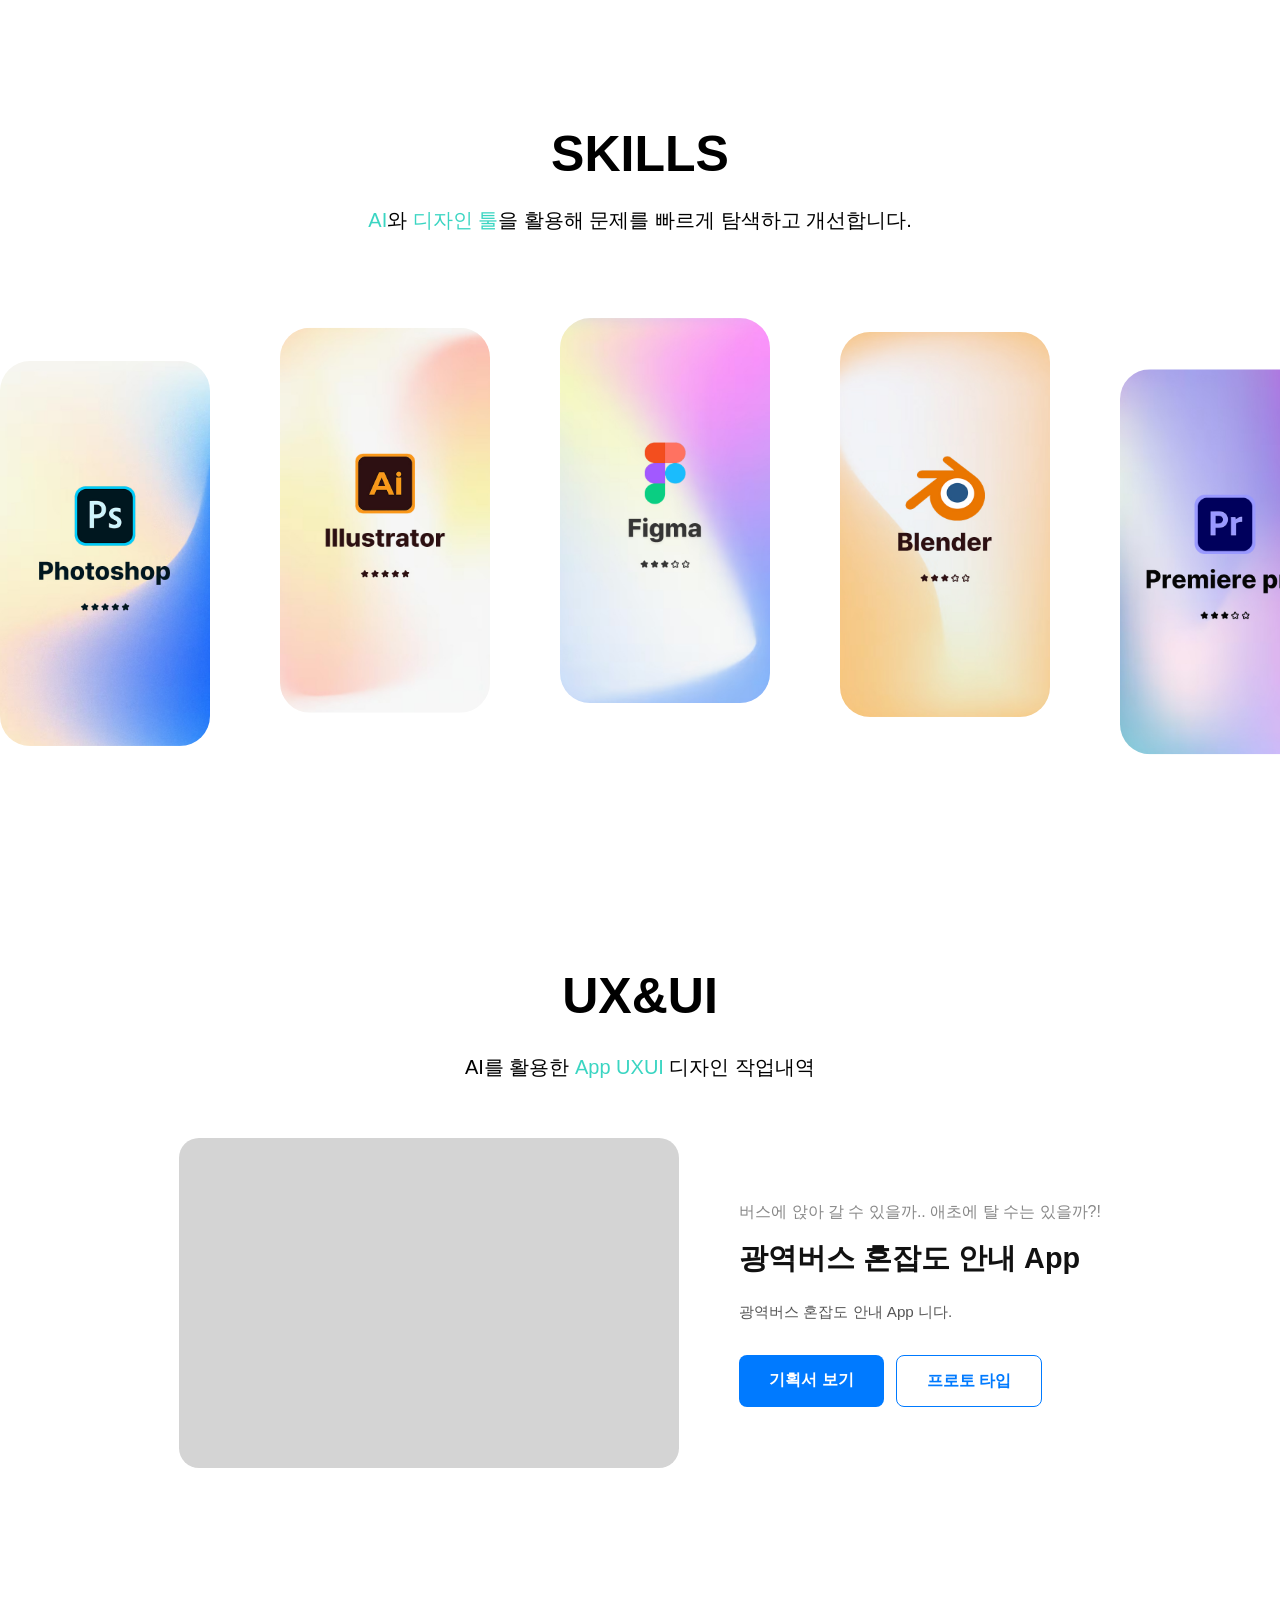
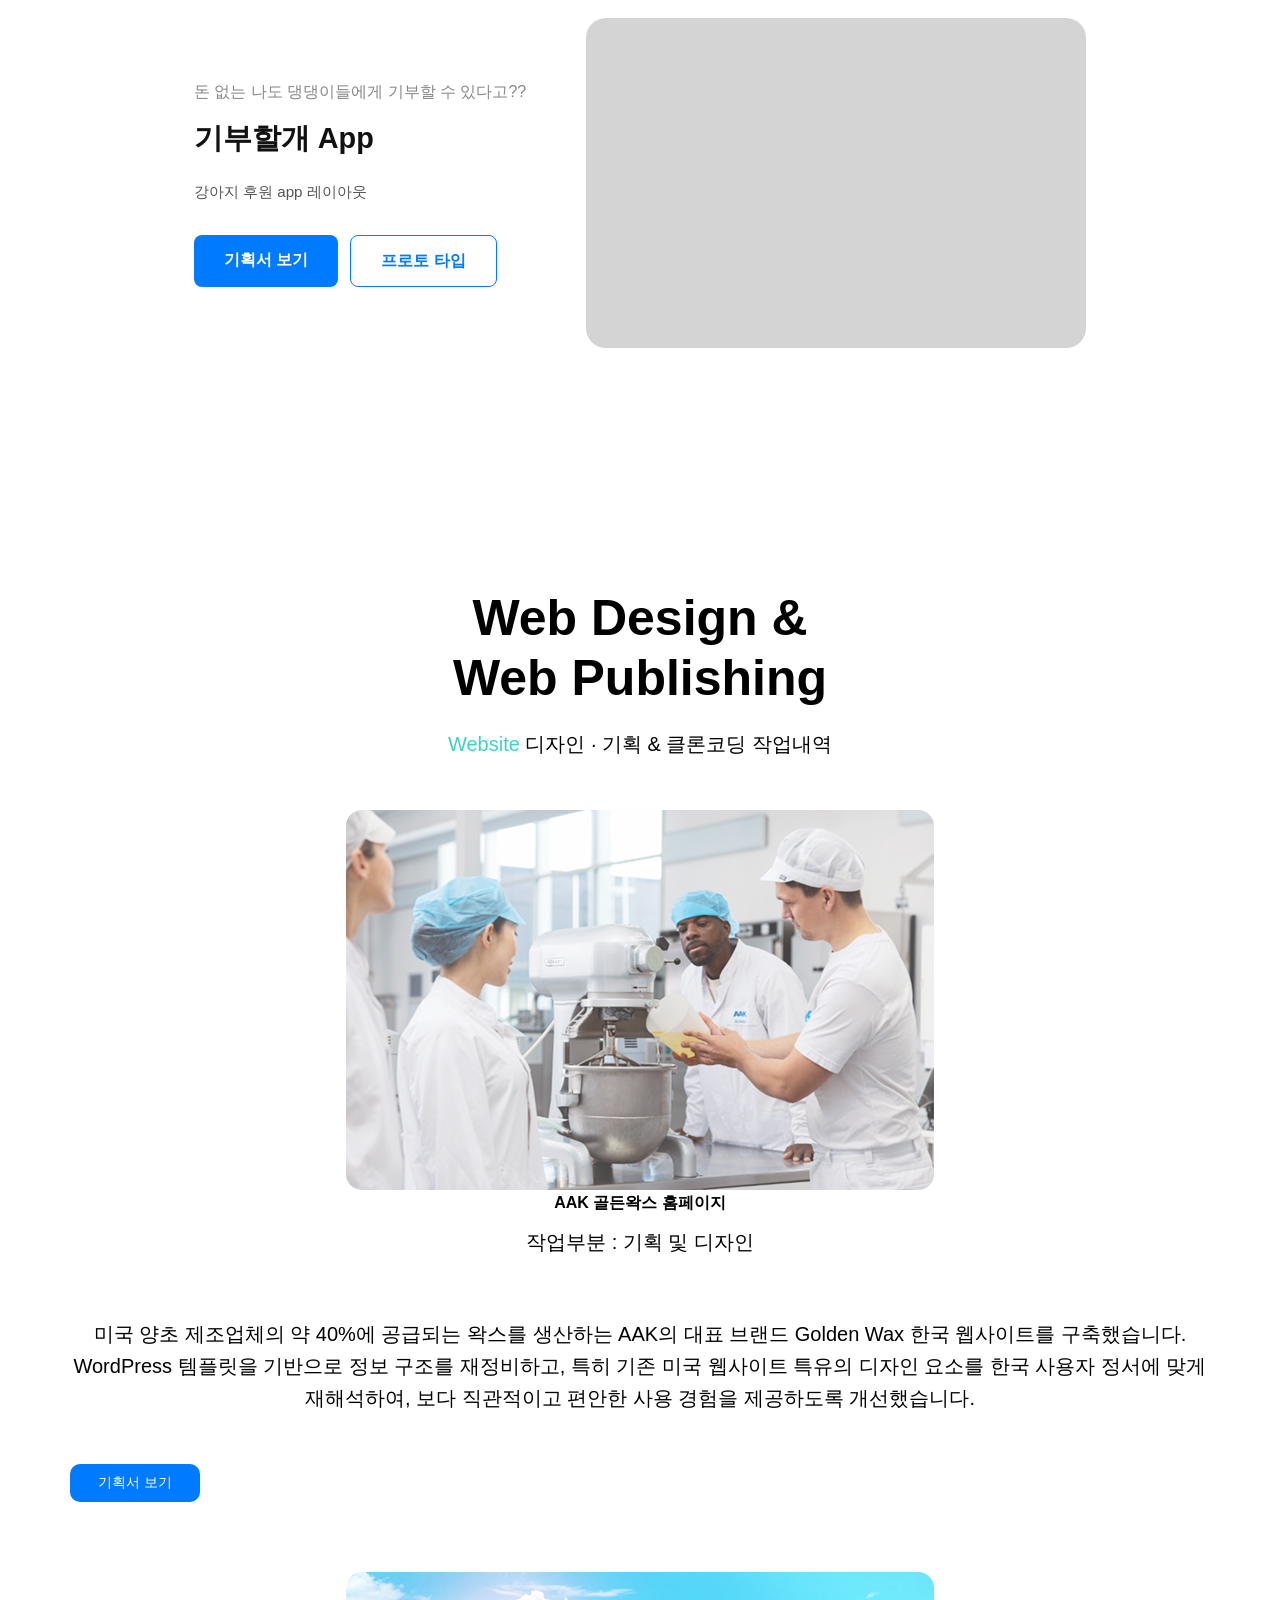
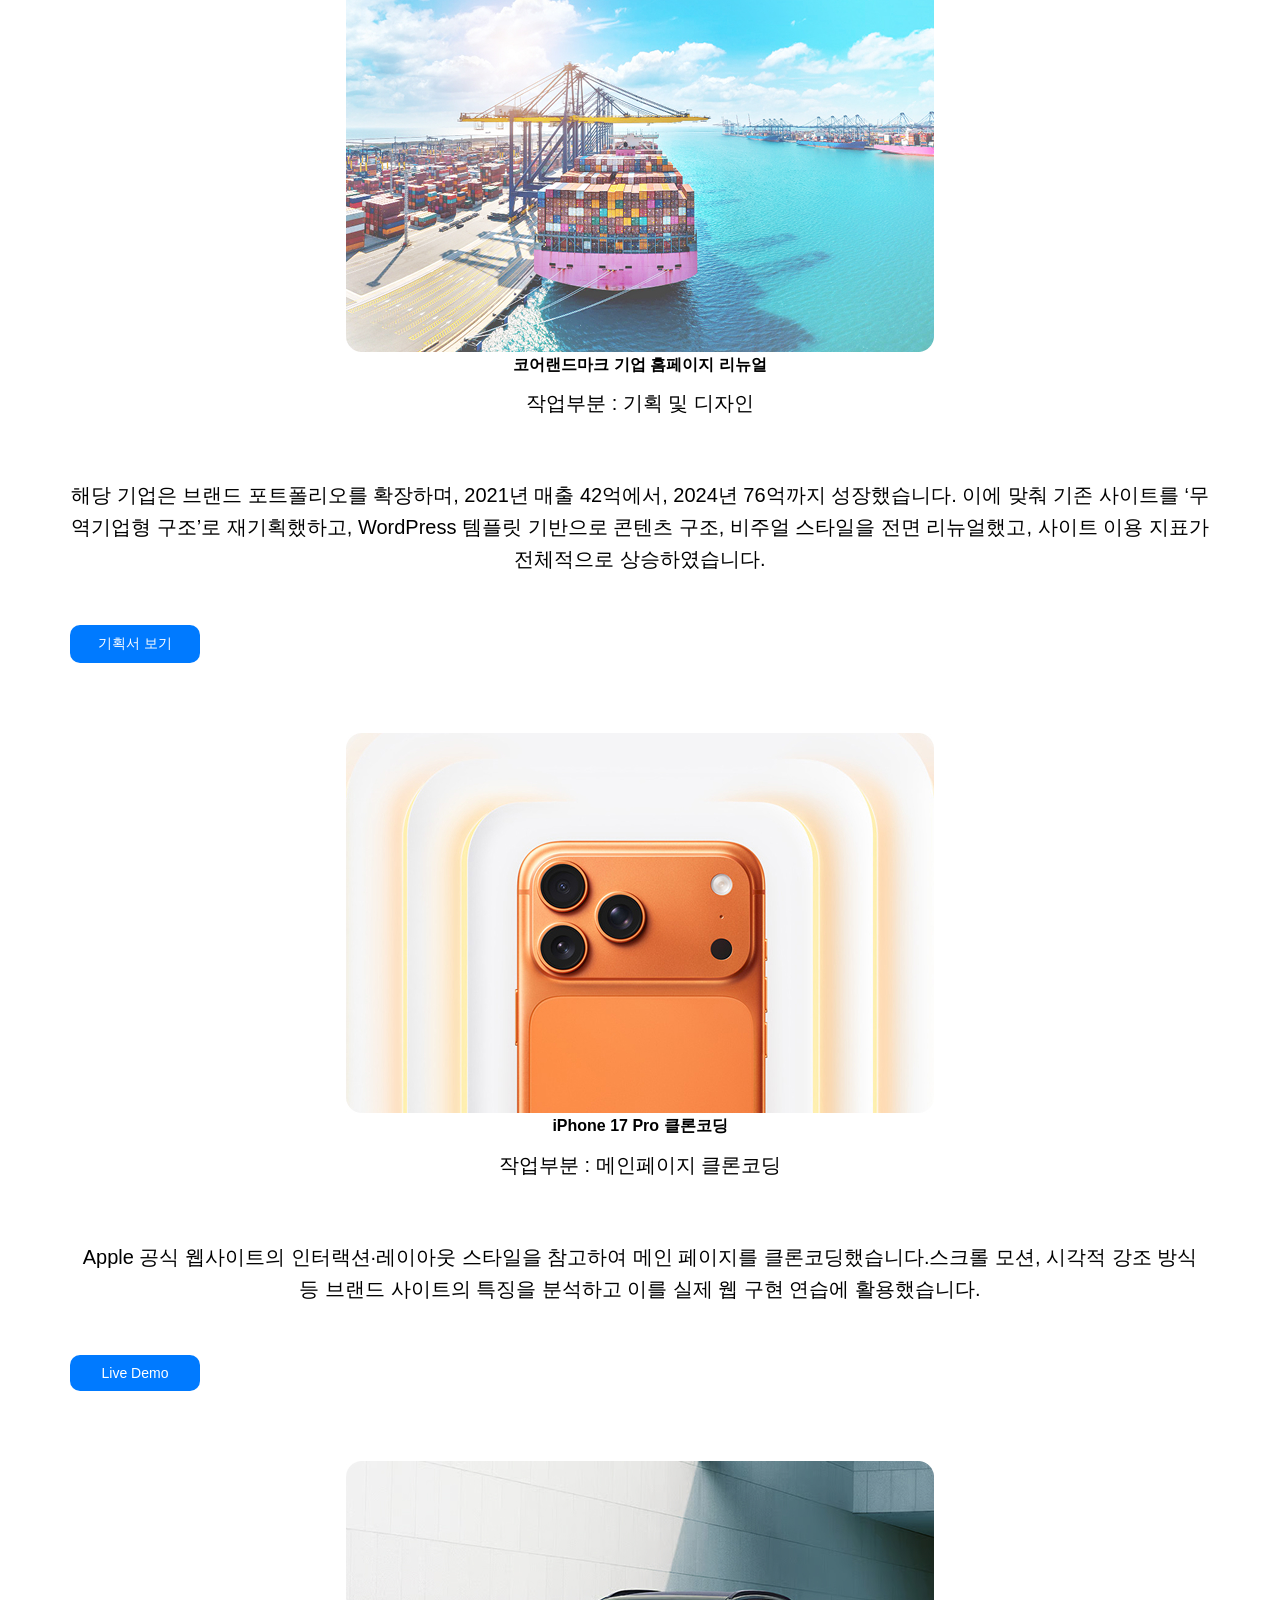
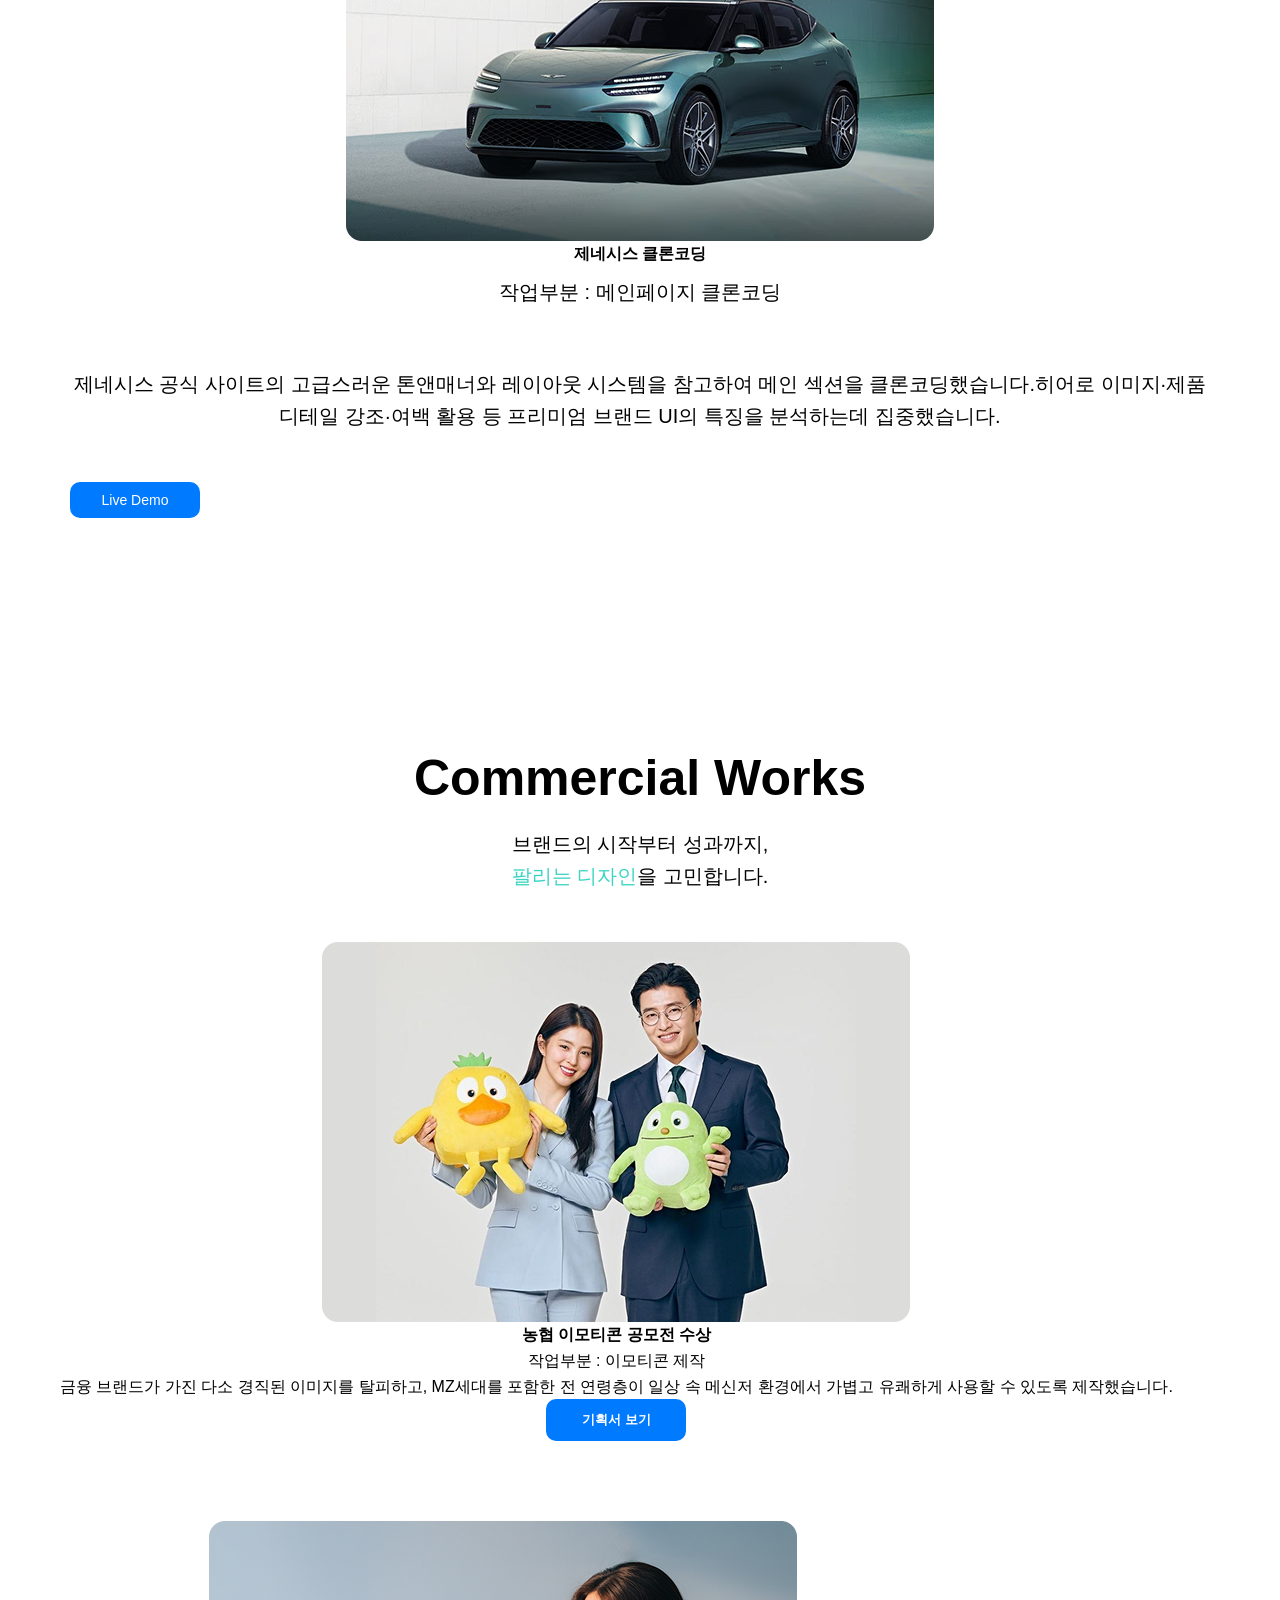
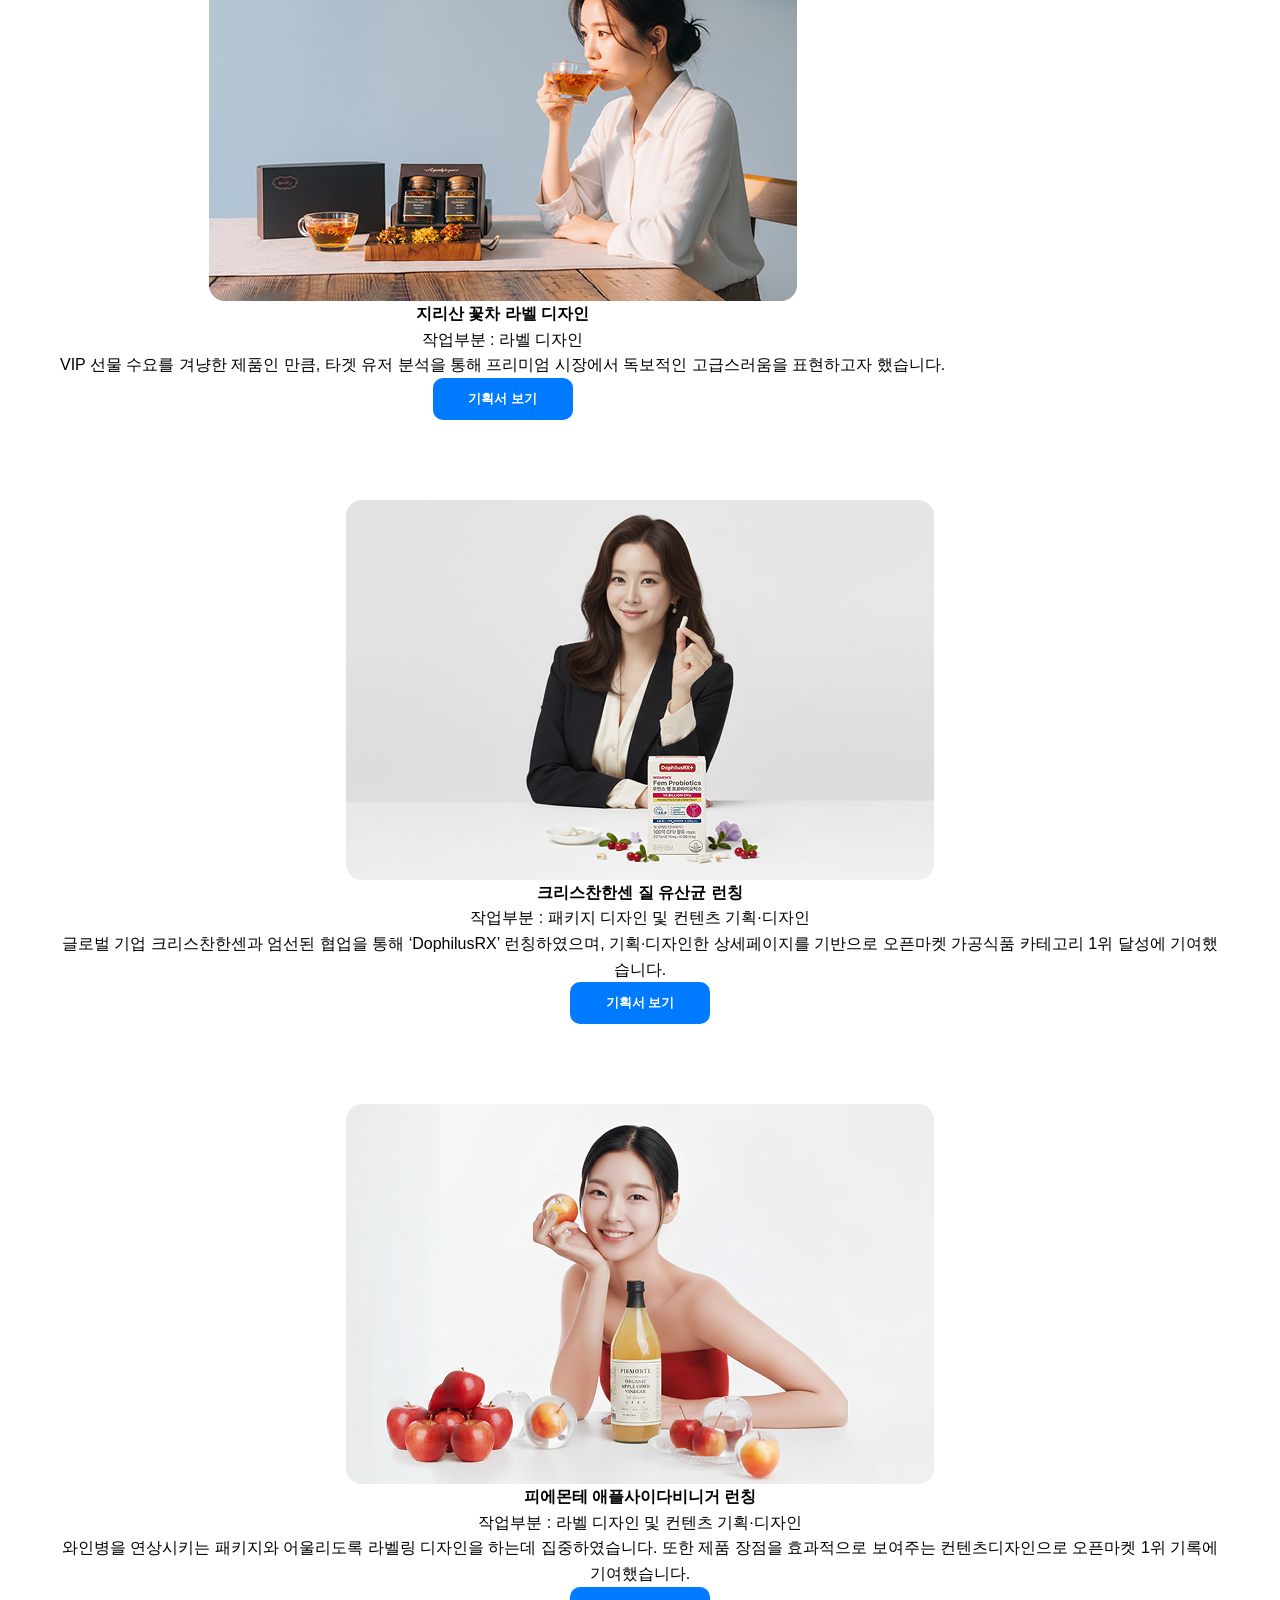
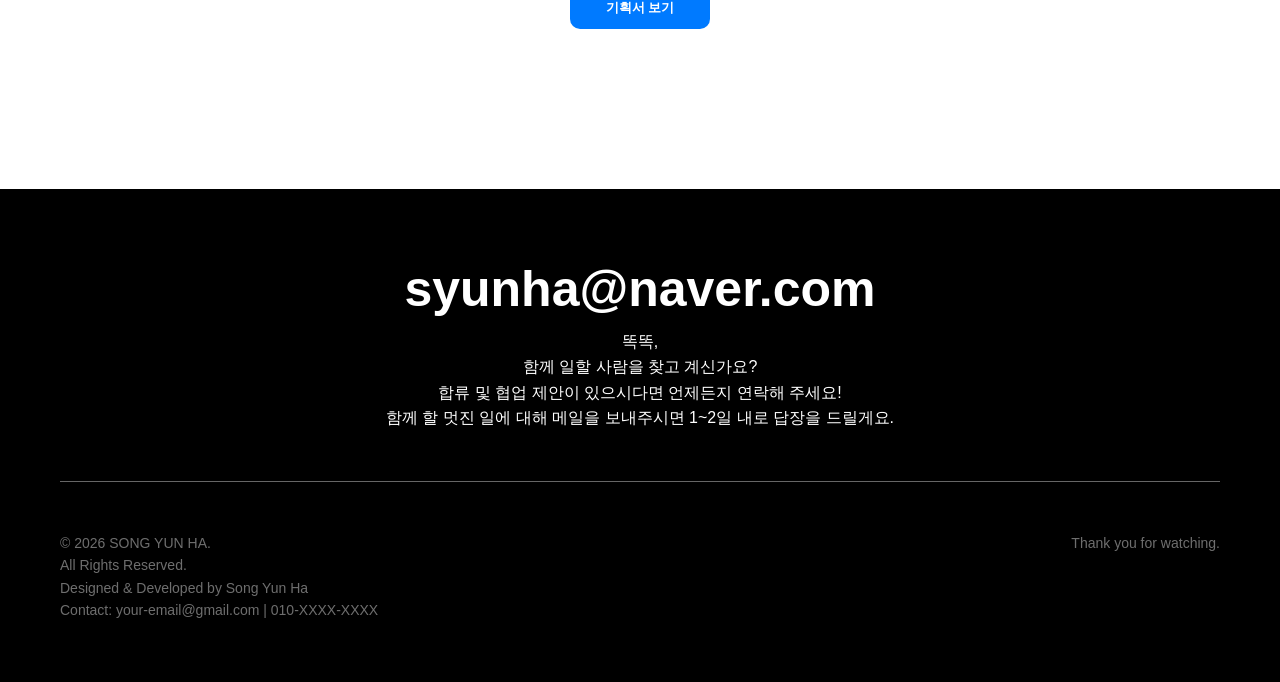
<file: main.html>
<!DOCTYPE html>
<html lang="ko">
<head>
    <meta charset="UTF-8">
    <meta name="viewport" content="width=device-width, initial-scale=1.0">
    <title>Yunha's Portfolio</title>
    <link rel="stylesheet" href="style.css">
    <script src="script.js"></script>
</head>
<body>
    <div class="wrap">
        <header>
            <div class="header-container">
                <h1 div class="logo"><a href="/"><img src="img/logo.png" alt="Yunha's Portfolio"> Yunha's Portfolio</a></h1>
                <nav>
                    <ul class="nav-menu">
                        <li><a href="#about">ABOUT ME</a></li>
                        <li><a href="#skills">SKILLS</a></li>
                        <li><a href="#uxui">UX&UI</a></li>
                        <li><a href="#web">WEB DESIGN</a></li>
                        <li><a href="#commercial">COMMERCIAL</a></li>
                        <li><a href="#contact">CONTACT</a></li>
                    </ul>
                 </nav>
                 <div class="phone">010-4151-4430</div>
            </div>
        </header>
        <!--헤더종료-->
        <section class="hero">
            <div class="video-container">
                <video autoplay muted loop playsinline class="back-video">
                <source src="img/visual-movie.mp4" type="video/mp4">
            Your browser does not support the video tag.
                 </video>
            </div>
            <div class="overlay"></div>
            <div class="hero-content">
                <h1>YUNHA'S PORTFOLIO</h1>
                <p>사용자가 머물러야 할 이유를 고민합니다.</p>
                <a href="#about" class="view-project">VIEW PROJECT <br>⌵ <br>⌵</a>
            </div>
        </section>
        <!--hero end-->
        <section id="about" class="about-me">
            <div class="container">
                <div class="about-top">
                    <h2>About Me</h2>
                    <div class="intro-text">
                        <b>안녕하세요. 디자이너 송윤하입니다.</b><br>
                        <p>저는 다양한 웹페이지를 설계하고 디자인하는 일을 해왔습니다.<br>
                        서비스 목적에 부합하는 화면 구조를 만들고, <br>
                        사용자가 서비스를 쉽게 이해할 수 있도록 인터페이스를 만드는 데 집중합니다.</p>
                        <a class="me-more" href="#">자기소개 더보기 &rarr;</a>
                    </div>
                    
                </div>
                <!--어바웃 하단설명-->
                <div class="about-bottom">
                    <div class="WORK EXPERIENCE">
                        <h3>WORK EXPERIENCE</h3>
                        <ul>
                            <li>2023.03 - 2025.07 (주)코어랜드마크</li>
                            <li>2018.02 - 2022.08 (주)꾸미다</li>
                        </ul>
                    </div>
                    <div class="Certifications">
                        <h3>Certifications</h3>
                        <ul>
                            <li>2021 컬러리스트 산업기사 </li>
                            <li>2020 웹디자인 기능사</li>
                            <li>2018 일러스트 1급</li>
                            <li>2017 포토샵 1급</li>
                        </ul>
                    </div>
                    <div class="AWARD">
                        <h3>AWARD</h3>
                        <ul>
                            <li>2022. 11 NH농협 이모티콘 대회 수상 (장려)</li>
                        </ul>
                    </div>
                </div>        
            </div>
        </section>
        <!--aboutMe end-->
        <section id="skills" class="skills">
            <h3>SKILLS</h3>
            <p><span>AI</span>와 <span>디자인 툴</span>을 활용해 문제를 빠르게 탐색하고 개선합니다.</p>
            <div class="skills-wrapper">
                <ul class="skill-cards">
                    <li><img src="img/skill01.jpg"></li>
                    <li><img src="img/skill02.jpg"></li>
                    <li><img src="img/skill03.jpg"></li>
                    <li><img src="img/skill04.jpg"></li>
                    <li><img src="img/skill05.jpg"></li>
                    <li><img src="img/skill06.jpg"></li>
                    <li><img src="img/skill07.jpg"></li>
                    
                    <li><img src="img/skill01.jpg"></li>
                    <li><img src="img/skill02.jpg"></li>
                    <li><img src="img/skill03.jpg"></li>
                    <li><img src="img/skill04.jpg"></li>
                    <li><img src="img/skill05.jpg"></li>
                    <li><img src="img/skill06.jpg"></li>
                    <li><img src="img/skill07.jpg"></li>     
                </ul>
            </div>
        </section>
        <!--Skills end-->
<section id="uxui" class="uxui-section">
    <div class="container">
        <div class="uxui-header">
            <h3>UX&UI</h3>
            <p>AI를 활용한 <span>App UXUI</span> 디자인 작업내역</p>
        </div>

        <div class="uxui-list">
            <div class="uxui-item">
                <div class="uxui-video-box">
                    <video autoplay loop muted playsinline>
                        <source src="img/bus-passed-by.mp4" type="video/mp4">
                        브라우저가 비디오를 지원하지 않습니다.
                    </video>
                </div>
                <div class="uxui-text-box">
                    <p class="project-subtitle">버스에 앉아 갈 수 있을까.. 애초에 탈 수는 있을까?!</p>
                    <h4 class="project-title">광역버스 혼잡도 안내 App</h4>
                    <p class="project-description">광역버스 혼잡도 안내 App 니다.</p>
                    <div class="uxui-btn-group">
                        <a href="#" class="btn-fill">기획서 보기</a>
                        <a href="#" class="btn-outline">프로토 타입</a>
                    </div>
                </div>
            </div>

            <div class="uxui-item">
                <div class="uxui-video-box">
                    <video autoplay loop muted playsinline>
                        <source src="img/cry_dog.mp4" type="video/mp4">
                        브라우저가 비디오를 지원하지 않습니다.
                    </video>
                </div>
                <div class="uxui-text-box">
                    <p class="project-subtitle">돈 없는 나도 댕댕이들에게 기부할 수 있다고??</p>
                    <h4 class="project-title">기부할개 App</h4>
                    <p class="project-description">강아지 후원 app 레이아웃</p>
                    <div class="uxui-btn-group">
                        <a href="#" class="btn-fill">기획서 보기</a>
                        <a href="#" class="btn-outline">프로토 타입</a>
                    </div>
                </div>
            </div>
        </div>
    </div>
</section>
        <!--UXUI end-->
        <section id="web" class="web">
            <div class="container">
                <h3>Web Design & <br> Web Publishing</h3>
                <p><span>Website</span> 디자인 · 기획 & 클론코딩 작업내역 </p>
                <div class="projects">
                    <!--web-card01-->
                    <div class="web-project-item01">
                        <img src="img/web01.jpg" alt="골든왁스홈페이지제작">
                        <h4>AAK 골든왁스 홈페이지 </h4>
                        <p>작업부분 : 기획 및 디자인</p>
                        <p>미국 양초 제조업체의 약 40%에 공급되는 왁스를 생산하는 AAK의 대표 브랜드 Golden Wax 한국 웹사이트를 구축했습니다. WordPress 템플릿을 기반으로 정보 구조를 재정비하고, 특히 기존 미국 웹사이트 특유의 디자인 요소를 한국 사용자 정서에 맞게 재해석하여, 보다 직관적이고 편안한 사용 경험을 제공하도록 개선했습니다.</p>
                        <div class="btns">
                            <button class="blue-btn">기획서 보기</button>
                        </div>
                    </div>
                    <!--web-card02-->
                    <div class="web-project-item01">
                        <img src="img/web02.jpg" alt="기업홈페이지제작">
                        <h4>코어랜드마크 기업 홈페이지 리뉴얼</h4>
                        <p>작업부분 : 기획 및 디자인</p>
                        <p>해당 기업은 브랜드 포트폴리오를 확장하며, 2021년 매출 42억에서, 2024년 76억까지 성장했습니다. 이에 맞춰 기존 사이트를  ‘무역기업형 구조’로 재기획했하고, WordPress 템플릿 기반으로 콘텐츠 구조, 비주얼 스타일을 전면 리뉴얼했고, 사이트 이용 지표가 전체적으로 상승하였습니다.</p>
                        <div class="btns">
                            <button class="blue-btn">기획서 보기</button>
                        </div>
                    </div>
                    <!--web-card03-->
                    <div class="web-project-item01">
                        <img src="img/web03.jpg" alt="아이폰17pro 클론코딩">
                        <h4>iPhone 17 Pro 클론코딩</h4>
                        <p>작업부분 : 메인페이지 클론코딩</p>
                        <p>Apple 공식 웹사이트의 인터랙션·레이아웃 스타일을 참고하여 메인 페이지를 클론코딩했습니다.스크롤 모션, 시각적 강조 방식 등 브랜드 사이트의 특징을 분석하고 이를 실제 웹 구현 연습에 활용했습니다.</p>
                        <div class="btns">
                            <button class="blue-btn">Live Demo</button>
                        </div>
                    </div>
                    <!--web-card04-->
                    <div class="web-project-item01">
                        <img src="img/web04.jpg" alt="제네시스 클론코딩">
                        <h4>제네시스 클론코딩</h4>
                        <p>작업부분 : 메인페이지 클론코딩</p>
                        <p>제네시스 공식 사이트의 고급스러운 톤앤매너와 레이아웃 시스템을 참고하여 메인 섹션을 클론코딩했습니다.히어로 이미지·제품 디테일 강조·여백 활용 등 프리미엄 브랜드 UI의 특징을 분석하는데 집중했습니다.</p>
                        <div class="btns">
                            <button class="blue-btn">Live Demo</button>
                        </div>
                    </div>
                </div>
            </div>
        </section>
        <!--web end-->
        <section id="commercial" class="commercial-work">
            <div class="container">
                <h3>Commercial Works</h3>
                <p> 브랜드의 시작부터 성과까지,  <br> <span>팔리는 디자인</span>을 고민합니다. </p>
                <div class="project">
                    <!--web-card01-->
                    <div class="work-project-item01">
                        <img src="img/work01.jpg" alt="농협공모전">
                        <h4>농협 이모티콘 공모전 수상</h4>
                        <p>작업부분 : 이모티콘 제작</p>
                        <p>금융 브랜드가 가진 다소 경직된 이미지를 탈피하고, 
                        MZ세대를 포함한 전 연령층이 
                        일상 속 메신저 환경에서 가볍고 유쾌하게 사용할 수 있도록 제작했습니다.
                        </p>
                        <button class="blue-btn">기획서 보기</button>
                    </div>
                    <!--web-card02-->
                    <div class="work-project-item01">
                        <img src="img/work02.jpg" alt="꽃차">
                        <h4>지리산 꽃차 라벨 디자인 </h4>
                        <p>작업부분 : 라벨 디자인</p>
                        <p>VIP 선물 수요를 겨냥한 제품인 만큼, 타겟 유저 분석을 통해 프리미엄 시장에서 독보적인 고급스러움을 표현하고자 했습니다.</p>
                        <button class="blue-btn">기획서 보기</button>
                    </div>
                    <!--web-card03-->
                    <div class="work-project-item01">
                        <img src="img/work03.jpg" alt="크리스찬한센 유산균">
                        <h4>크리스찬한센 질 유산균 런칭</h4>
                        <p>작업부분 : 패키지 디자인 및 컨텐츠 기획·디자인</p>
                        <p>글로벌 기업 크리스찬한센과 엄선된 협업을 통해 ‘DophilusRX’ 런칭하였으며, 기획·디자인한 상세페이지를 기반으로 오픈마켓 가공식품 카테고리 1위 달성에 기여했습니다.</p>
                        <button class="blue-btn">기획서 보기</button>
                    </div>
                    <!--web-card04-->
                    <div class="work-project-item01">
                        <img src="img/work04.jpg" alt="피에몬테 애플사이다비니거">
                        <h4>피에몬테 애플사이다비니거 런칭</h4>
                        <p>작업부분 : 라벨 디자인 및 컨텐츠 기획·디자인</p>
                        <p>와인병을 연상시키는 패키지와 어울리도록 라벨링 디자인을 하는데 집중하였습니다. 또한 제품 장점을 효과적으로 보여주는 컨텐츠디자인으로 오픈마켓 1위 기록에 기여했습니다.</p>
                        <button class="blue-btn">기획서 보기</button>
                    </div>
                </div>  
            </div>
        </section>
        <!--work end-->
        <footer id="contact">
           <div class="container">
            <h3 >syunha@naver.com</h3>
            <p>똑똑, <br>함께 일할 사람을 찾고 계신가요?<br>
                합류 및 협업 제안이 있으시다면 언제든지 연락해 주세요!<br>
                함께 할 멋진 일에 대해 메일을 보내주시면 1~2일 내로 답장을 드릴게요.
            </p>
            <div class="myinfo">
                <p>© 2026 SONG YUN HA. <br>
                All Rights Reserved. <br>
                Designed & Developed by Song Yun Ha  <br>
                Contact: your-email@gmail.com | 010-XXXX-XXXX</p>
                <p>Thank you for watching.</p>
                
            </div>
            
        </div> 
        </footer>
    </div>
</body>
</html>




<!--**********************************************




    /*-----------------------------------------*/
    <section id="skills" class="container">
        <div class="section-title">SKILLS</div>
        <div class="skill-cards">
            <div class="card">Ps</div>
            <div class="card">Ai</div>
            <div class="card">Figma</div>
            </div>
    </section>

    <section id="uxui" class="container">
        <div class="section-title">UX & UI</div>
        <div class="project-grid">
            <div class="project-item">
                <img src="project1.jpg" alt="">
                <h3>a 시안 - 임시</h3>
                <p>작업부분 : 메인페이지 클론코딩...</p>
                <div class="btns">
                    <button class="blue-btn">기획서 보기</button>
                    <button class="white-btn">프로토타입</button>
                </div>
            </div>
            </div>
    </section>

    <footer>
        <div class="container">
            <p>우리는 당신의 상상을 공감하고 실현합니다.</p>
            <p>© 2026 Yunha Portfolio. All rights reserved.</p>
        </div>
    </footer>
</body>
</html>
</file>
<file: style.css>
/*-초기화-*/

* {
    margin: 0;
    padding: 0;
    box-sizing: border-box;
}
html{
    scroll-behavior: smooth;
}
body {
     font-family: 'Pretendard', sans-serif; line-height: 1.6;
      color: black; 
    }

a {
    text-decoration: none;
    color: inherit;
}

li {
    list-style: none;
}

img {
    max-width: 100%;
    vertical-align: middle;
}

/*-------공통 레이아웃 컨테이너 -----------*/
.container {
    width: 100%;
    max-width: 1200px; /* 시안 기준 너비 */
    margin: 0 auto;    /* 중앙 정렬 */
    padding: 60px 20px; /* 섹션 간 간격 */
    
}
.container h3{
    font-size: 50px;
    
}
.container > p{
    text-align: center;
}
/*------header------------*/
header {
    
    width: 100%;
    position: fixed;
    top: 0;
    background: rgba(255,255,255,0.9);
    z-index: 1000;
    color: black;
}
.header-container{
    display: flex;
    justify-content: space-between;
    align-items: center;
    padding: 20px;
}

.nav-menu {
    display: flex;
    list-style: none;
    gap: 48px;
}

header h1{
    font-size: 24px;
    color: #333;
}
header ul li a{
    font-size: 18px;
    font-weight: 450;
}
header .phone{
    border: 1px solid black;
    padding: 10px 20px;
    border-radius: 30px;
    font-weight: bold;
    background-color: white;
}

/*------hero------------*/
.hero {
    position: relative; /* 영상과 오버레이의 기준점 */
    width: 96%;
    height: 760px;
    display: flex;
    justify-content: center;
    align-items: center;
    overflow: hidden; /* 영상이 삐져나가지 않게 */
    color: #fff;
    margin: 100px auto 70px;
    border-radius: 20px;
}
/* 영상 컨테이너 */
.video-container {
    position: absolute;
    top: 0;
    left: 0;
    width: 100%;
    height: 100%;
    z-index: -2; /* 가장 뒤로 보내기 */
}

.back-video {
    width: 100%;
    height: 100%;
    object-fit: cover; /* 중요: 영상 비율 유지하며 꽉 채움 */
}

/* 어두운 오버레이 (영상이 밝으면 글자가 안 보이므로 필수) */
.overlay {
    position: absolute;
    top: 0;
    left: 0;
    width: 100%;
    height: 100%;
    background: rgba(0, 0, 0, 0.05); /* 숫자를 조절해 밝기 조절 */
    z-index: -1; /* 영상보다는 위, 글자보다는 아래 */
}

/* 중앙 콘텐츠 */
.hero-content {
    text-align: center;
    z-index: 1; /* 가장 위로 올림 */
}

.hero-content h1 {
    font-size: 4rem; /* 시안에 맞춰 조절 */
    font-weight: 900;
    letter-spacing: 2px;
    margin-bottom: 20px;
    padding-top: 50px;
}
.hero-content p{
    font-size: 24px;
    margin-bottom: 70px;
}
.hero-content .view-project {
    display: inline-flex; /* 텍스트와 화살표(⌵) 수직 중앙 정렬 */
    justify-content: center;
    align-items: center;
    width: 140px; /* 버튼의 지름 (동그란 원의 크기) */
    height: 140px; 
    border-radius: 50%; /* 완벽한 원형 생성 */
    
    /* 시안처럼 폰트 스타일링 */
    font-family: 'Montserrat', sans-serif; /* 영문 Montserrat 폰트 사용 추천 */
    font-size: 12px;
    font-weight: 600;
    letter-spacing: 1px; /* 자간을 살짝 벌려 세련미 추가 */
    text-decoration: none; /* a 태그 밑줄 제거 */
    
    /* 6. 시안처럼 테두리 및 배경 설정 (호버 전) */
    border: 1px solid rgba(255, 255, 255, 0.9); /* 연한 흰색 테두리 */
    background-color: transparent; /* 투명 배경 */
    color: #fff; /* 글자색 흰색 */
    
    /* 7. 트랜지션 (호버 시 부드러운 변화) */
    transition: all 0.5s ease;
    
    cursor: pointer;
    position: relative;
}
/* 8. 호버 시 효과 (색상이 차오르는 느낌) */
.view-project:hover {
    border-color: #007AFF; /* 테두리 색상 파란색으로 변경 */
    color: #fff; /* 글자색 흰색 유지 */
    box-shadow: 0 10px 30px rgba(0, 122, 255, 0.3); /* 은은한 파란색 그림자 추가 */
}

/* =========================================
   9. 호버 시 배경색이 차오르는 가상 요소 (After)
   ========================================= */
.view-project::after {
    content: '';
    position: absolute;
    top: 50%;
    left: 50%;
    transform: translate(-50%, -50%) scale(0); /* 처음에는 중앙에서 크기가 0 */
    width: 100%;
    height: 100%;
    background-color: #007AFF; /* 차오를 파란색 */
    border-radius: 50%; /* 원형 유지 */
    z-index: -1; /* 텍스트보다 뒤에 배치 */
    transition: all 0.4s ease; /* 호버 시 나타나는 속도 */
}

/* 10. 호버 시 가상 요소 크기 키우기 */
.view-project:hover::after {
    transform: translate(-50%, -50%) scale(1); /* 크기가 100%로 확대되며 색이 차오름 */
}
/*------about-me------------*/
.about-me {
    padding: 10px 0; /* 위아래 섹션 여백 */
}

/* 1. 상단 영역: 2단 레이아웃 */
.about-top {
    display: flex;
    justify-content: space-between; /* 좌우 끝으로 밀기 */
    align-items: flex-start;
    margin-bottom: 70px; /* 상단과 하단 사이 간격 */
}

.about-top h2 {
    font-size: 50px; /* 시안처럼 큼직하게 */
    font-weight: bold;
    flex: 1; /* 왼쪽 공간 차지 */
}

.about-top .intro-text {
    flex: 1.1; /* 소개글 공간을 제목보다 조금 더 넓게 */
    font-size: 18px;
    line-height: 1.8;
    color: #333;
}

/* 2. 하단 영역: 3단 레이아웃 */
.about-bottom {
    display: flex;
    justify-content: space-between; /* 3개 요소를 균등 간격으로 */
    gap: 15%; /* 박스 사이 간격 */
    /* border-top: 1px solid #000; 시안에 있는 검정 구분선 */
    padding-top: 20px;
}

/* 3단 각각의 박스 설정 */
.about-bottom > div {
    flex: 1; /* 3개가 정확히 1:1:1 비율로 나뉨 */
}

.about-bottom h3 {
    font-size: 20px;
    font-weight: bold;
    margin-bottom: 20px;
    color: #000;
}

.about-bottom ul {
    list-style: none; /* 불렛 제거 */
    padding: 0;
}

.about-bottom li {
    font-size: 15px;
    color: #666;
    margin-bottom: 10px;
    line-height: 1.5;
}

.about-me .about-top .intro-text b{
    font-size: 25px;
    font-weight: 600;
}
.about-me .about-top .intro-text p{
    margin-top: 15px;
    margin-bottom: 20px;
}


.me-more {
    display: inline-block; /* 이동 효과를 위해 블록 요소 성질을 줍니다 */
    text-decoration: none;
    color: #007AFF; /* 원하는 색상으로 변경 */
    font-weight:400;
    transition: transform 0.3s ease; /* 0.3초 동안 부드럽게 움직이도록 설정 */
}

/* 마우스를 올렸을 때(hover) 효과 */
.me-more:hover {
    opacity: 0.7;
    transform: translateX(10px); /* 오른쪽으로 10px 이동 */
}

/*------skills------------*/
.skills {
    text-align: center;
    width: 100%;
    overflow: hidden; 
    padding: 130px 0 40px; /* 위아래 여백을 더 넓게 해서 궤도 공간 확보 */
}
.skills h3{
    font-size: 50px;
}
.skills p{
    padding-top: 10px;
    font-size: 20px;
}
.skills span{
    color:#3AD5C2 ;
}

.skills-wrapper {
    display: flex;
    align-items: center;
    height: 550px; /* 타원이 그려질 전체 높이를 넉넉히 잡습니다 */
    overflow: visible;
}

.skill-cards {
    display: flex;
    list-style: none;
    padding: 0;
    margin: 0;
    gap: 70px; /* 간격은 70px 유지 */
    will-change: transform;
    width: max-content; /* 자식 요소 너비만큼 길어지게 설정 */
}

.skill-cards li {
    width: 210px; /* 카드 크기를 적절히 조절 */
    flex-shrink: 0;
}
.skill-cards li img {
    width: 100%;
    /* 3. 디자인의 생명인 보더 레디우스 추가 */
    border-radius: 30px; 
    /* 이미지 하단이 삐져나오지 않게 방지 */
    overflow: hidden;
    /* 약간의 입체감을 위한 은은한 그림자 */
    /* box-shadow: 0 15px 35px rgba(0,0,0,0.1); */
    display: block;
}


/*------UX&UI------------*/
/* UXUI 섹션 전체 스타일 */
/* 1. 리스트 및 아이템 기본 레이아웃 */
.uxui-section{
    padding: 70px 0 120px;
}


.uxui-header {
    width: 100%;
    text-align: center; /* 텍스트 중앙 */
    margin-bottom: 55px;
    display: flex;
    flex-direction: column;
    align-items: center; /* 내부 요소들 가로 중앙 */
    justify-content: center;
}

.uxui-header h3 {
    font-size: 50px;
    font-weight: 800;
    margin-bottom: 15px;
}

.uxui-header p {
    font-size: 20px;
    margin: 0;
}

.uxui-header p span {
    color: #3AD5C2;
}

/* 2. 리스트 레이아웃 */
.uxui-list {
    display: flex;
    flex-direction: column;
    gap: 150px; 
}

.uxui-item {
    display: flex;
    align-items: center;
    justify-content: center;
    gap: 60px;
    max-width: 1200px;
    margin: 0 auto;
}

/* 지그재그 교차 설정 */
.uxui-item:nth-child(even) {
    flex-direction: row-reverse;
}

/* 3. 비디오 박스 (요청 수치: 640px + 5px = 645px) */
.uxui-video-box {
    flex: 0 0 500px; /* 645px로 확장 */
    width: 500px;
    height: 330px; /* 높이는 430px 유지 */
    border-radius: 20px;
    overflow: hidden;
   
    background-color: #d4d4d4;
}

.uxui-video-box video {
    width: 100%;
    height: 100%;
    object-fit: cover;
    display: block;
}

/* 4. 텍스트 박스 */
.uxui-text-box {
    flex: 0 1 470px;
    text-align: left;
}

.project-subtitle {
    font-size: 1rem;
    color: #888;
    margin-bottom: 10px;
    word-break: keep-all;
}

.project-title {
    font-size: 1.8rem;
    font-weight: 700;
    margin-bottom: 18px;
    color: #111;
}

.project-description {
    font-size: 0.95rem;
    line-height: 1.75;
    color: #555;
    margin-bottom: 30px;
    word-break: keep-all;
}

/* 5. 파란색 버튼 디자인 & 호버 효과 (유지) */
.uxui-btn-group {
    display: flex;
    gap: 12px;
}

.btn-fill {
    display: inline-block;
    background-color: #007AFF;
    color: #fff;
    padding: 12px 30px;
    border-radius: 8px;
    font-weight: 600;
    text-decoration: none;
    transition: all 0.3s ease;
}

.btn-fill:hover {
    background-color: #0056b3;
    
}

.btn-outline {
    display: inline-block;
    border: 1px solid #007AFF;
    color: #007AFF;
    padding: 12px 30px;
    border-radius: 8px;
    font-weight: 600;
    text-decoration: none;
    transition: all 0.3s ease;
}

.btn-outline:hover {
    background-color: rgba(0, 122, 255, 0.05);
   
}

/* 6. 반응형 모바일 */
@media (max-width: 1024px) {
    .uxui-item, .uxui-item:nth-child(even) {
        flex-direction: column;
        gap: 30px;
        padding: 0 20px;
    }
    .uxui-video-box {
        width: 100%;
        height: auto;
        aspect-ratio: 645 / 430;
        flex: 0 0 auto;
    }
    .uxui-text-box {
        max-width: 100%;
        text-align: center;
    }
    .uxui-btn-group {
        justify-content: center;
    }
}





/*------web------------*/
/* 1. 섹션 전체 레이아웃 */
.web {
    padding: 0 50px 0;
    text-align: center;
}

.web h3 {
    font-weight: 800;
    line-height: 1.2;
    margin-bottom: 10px;
}

.web p {
    padding-top: 10px;
    font-size: 20px;
    margin-bottom: 50px;
}
.web span{
    color: #3AD5C2;
}

/* 2. 프로젝트 리스트 (2x2 그리드 설정) */
.web .projects {
    display: flex;
    flex-wrap: wrap; /* 자식이 많으면 다음 줄로 넘김 */
    justify-content: space-between;
    gap: 70px 40px; /* 상하 간격 60px, 좌우 간격 40px */
}

/* 3. 개별 프로젝트 아이템 (너비를 50%에서 gap을 뺀 만큼 설정) */
.web-project-item {
    width: calc(50% - 20px); /* 한 줄에 두 개씩 배치 */
    text-align: left;
}
.web-project-item :hover {
    cursor: pointer;
}

.web-project-item img {
    width: 100%;
    height: auto;
    border-radius: 20px;
    margin-bottom: 20px;
    box-shadow: 0 10px 30px rgba(0,0,0,0.05);
    transition: all 0.3s ease;
    
}
.web-project-item:hover img{
    filter: brightness(0.9);
    transform: scale(1.01);
}


.web-project-item h4 {
    font-size: 28px;
    font-weight: bold;
    margin-bottom: 12px;
}

.web-project-item p {
    font-size: 15px;
    line-height: 1.6;
    margin-bottom: 5px; /* 설명 텍스트 간격 조절 */
    color: #333;
}

/* 4. 버튼 커스텀 (Web 섹션은 버튼이 하나이므로 정렬 조정) */
.web .btns {
    margin-top: 20px;
    display: flex;
}

.web .btns .blue-btn {
    width: 130px; /* 버튼이 너무 길지 않게 고정 너비 지정 */
    padding: 10px 0;
    border-radius: 10px;
    background-color: #007AFF;
    color: #fff;
    border: none;
    font-weight: 500;
    cursor: pointer;
    text-align: center;
    font-size: 14px;
}
.web .btns .blue-btn:hover {
    background-color: #0056b3;
}
/*------work------------*/
/* 1. 섹션 기본 설정 */
/* 1. 섹션 전체 레이아웃 */

.commercial-work {
    padding: 100px 0 ;
    text-align: center;
}
.commercial-work h3{
    font-weight: 800;
}

.commercial-work .container > p{
    padding-top: 10px;
    font-size: 20px;
    margin-bottom: 50px;
}
.commercial-work .container > p span{
    color: #3AD5C2;
}

/* 2. 프로젝트 리스트 (2단 배열 설정) */
.commercial-work .project {
    display: flex;
    flex-wrap: wrap; /* 2개 넘어가면 다음 줄로 */
    justify-content: space-between;
    gap: 80px 40px; /* 상하 간격을 80px로 넓게 잡아서 프로젝트 간 독립성 부여 */
}

/* 3. 개별 아이템 (50%에서 간격 절반 뺀 값) */
.work-project-item {
    width: calc(50% - 20px); /* 2열 배치의 핵심 */
    text-align: left;
}
.work-project-item:hover{
    cursor: pointer;
}

.work-project-item img {
    width: 100%;
    /* 2단일 때는 4:3이나 16:9 비율이 시원해 보입니다 */
    aspect-ratio: 16 / 10; 
    object-fit: cover;
    border-radius: 20px;
    margin-bottom: 24px;
    transition: 0.3s ease;
}
.work-project-item:hover img{
    filter: brightness(0.9);
    transform: scale(1.01);
}


.work-project-item h4 {
    font-size: 28px; /* 이미지가 커진 만큼 제목 크기도 살짝 키웠습니다 */
    font-weight: 700;
    margin-bottom: 12px;
    color: #222;
}

.work-project-item p {
    font-size: 15px;
    line-height: 1.7;
    margin-bottom: 6px;
    color: #444;
}

/* 4. 버튼 정렬 */
.commercial-work .btns{
    margin-top: 25px;
}
.commercial-work .blue-btn {
    width: 140px;
    padding: 12px 20px;
    border-radius: 10px;
    background-color: #007AFF;
    color: #fff;
    border: none;
    font-weight: 600;
    cursor: pointer;
}
.blue-btn:hover {
    background-color: #0056b3;
}
/*------footer------------*/

footer{
    text-align: center;
    background-color: #000;
    color: #fff;
}
footer .myinfo{
    margin-top: 50px;
    padding-top: 50px;
    border-top: 1px solid #666;
    font-size: 14px;
    color: #6e6e6e;
    display: flex;
    justify-content: space-between;
    text-align: left;
}


@keyframes blink {
    0%, 100% { border-color: transparent; }
    50% { border-color: #007AFF; }
}







/*---------------*/
@media screen and (max-width: 1200px) {
    /* 1. 헤더 내부 여백과 간격을 좁힙니다 */
    header .container {
        padding: 0 20px; /* 양옆 여백을 살짝 줄임 */
        justify-content: space-between; /* 양 끝으로 밀착 */
    }

    /* 2. 네비게이션 메뉴 사이의 간격을 줄입니다 */
    header nav ul {
        gap: 15px; /* 기존에 40~50px였다면 절반 정도로 축소 */
    }

    header nav ul li a {
        font-size: 16px; /* 폰트 크기를 1~2px 줄여서 공간 확보 */
    }

    /* 3. 전화번호 영역 찌부 방지 */
    .header-phone {
        font-size: 14px; /* 번호 폰트 크기 조절 */
        white-space: nowrap; /* ★핵심: 번호가 절대 두 줄로 꺾이지 않게 고정 */
        letter-spacing: -0.5px; /* 자간을 살짝 좁혀서 공간 확보 */
    }

    .nav-menu{
        gap: 20px;
    }
    h1 a{
        font-size: 18px;
    }
}


@media screen and (max-width: 1000px) {
    /* 내비게이션(메뉴) 숨기기 */
    header nav {
        display: none;
    }
}
</file>
<file: genesis/css/style.css>
/* reset */
    * {margin: 0;padding: 0; box-sizing: border-box;}
    html, body, div, span, applet, object, iframe, h1, h2, h3, h4, h5, h6, p, blockquote, pre, a, abbr, acronym, address, big, cite, code, del, dfn, em, font, img, ins, kbd, q, s, samp, small, strike, strong, sub, sup, tt, var, b, u, i, center, dl, dt, dd, ol, ul, li, fieldset, form, label, legend, table, tbody, tfoot, thead, tr, th, td{margin:0;padding:0;}
    h1, h2, h3, h4, h5, h6 {font-weight: 700; font-size: inherit;}
    a {color: inherit; text-decoration: inherit;}
    img {vertical-align: middle;}
    a img {border: none;}
    li {list-style: none;}
    address, em, i {font-style: normal;}
    a:focus {outline: none}
    button:focus {outline: none}

    /*스와이퍼 설정------------------------*/
    html,
    body {
      position: relative;
      height: 100%;
    }

     .swiper {
      width: 100%;
      height: 100%;
    }

    .swiper-slide {
      text-align: center;
      font-size: 18px;
      background: #444;
      display: flex;
      justify-content: center;
      align-items: center;
    }

    .swiper-slide img {
      display: block;
      width: 100%;
      height: 100%;
      object-fit: cover;
    }
    .swiper-button-next,
    .swiper-button-prev{
        color: white;
    }





    /*스와이퍼 디자인*/
    .Banner01{
        background-image: url("../img/main-key-visual01.avif");
            height: 100vh;
            background-size: cover;
            background-repeat: no-repeat;
            background-position: center center;
    }
    .Banner02{
        background-image: url("../img/main-key-visual02.avif");
            height: 100vh;
            background-size: cover;
            background-repeat: no-repeat;
            background-position: center center;
    }
    .Banner03{
        background-image: url("../img/main-key-visual03.avif");
            height: 100vh;
            background-size: cover;
            background-repeat: no-repeat;
            background-position: center center;
    }

    /*스와이퍼 공통 디자인*/
    
    .swiper-slide .banner-title{
        position: absolute;
        top: 10vh;
        text-align: left;
        left: 16vw;
        color: white;
    }
    .swiper-slide .banner-small-title{
        position: absolute;
        top: 68vh;
        left: 16vw;
    }
    .banner-title h2{
        font-size: 60px;
        font-weight: 300;
        letter-spacing: 2px;
    }
    .banner-small-title span{
        margin-right: 20px;
        font-size: 16px;
        color: white;
    }
    .swiper-pagination-bullet{
        background-color: white;
    }
    .swiper-pagination-bullet-active {
    opacity: var(--swiper-pagination-bullet-opacity, 1);
    background: white;
    }

    .swiper-pagination{
        margin-bottom: 8vh;
    }




    /*공통------------------------------------*/
        .wrap{
            width: 100%;
            overflow: hidden;
            position: relative;
        }
        /*헤드*/
        .con1{
            /* border: 1px solid red; */
            background-color: rgb(0, 0, 0);
            color: white;
            height: 70px;
            line-height: 70px;
        }
        header{
            display: flex;
            flex-direction: row;
            justify-content: space-between;
            padding: 0 100px;
        }
        header h1{
            margin-right: 70px;
        }
        header h1 img{
            width: 130px;
        }
        header ul.nav{
            display: flex;
            flex-direction: row;
            flex: 1;
        }  
        header ul.nav li a{
            padding: 20px 20px;
        }

        .header_icon img{
            padding: 10px;
            cursor: pointer;
        }
        


        /*메인배너*/
        .con2{
            /* border: 1px solid green; */
            height: 92.5vh;
            
        }

        /*con3 - our models*/
        .con3{
            background-color: rgb(17, 17, 17);
            padding: 15vh 0;
            color: #ccc;
        }
        .con3-inner{
            width: 75%;
            margin: 0 auto;
        }
        .con3 .our-models{
            padding-bottom: 50px;
        }
        .con3 .our-models h2{
            font-size: 36px;
            font-weight: 300;
            letter-spacing: 2px;
        }
         .con3 .model-box ul{
            display: flex;
            justify-content: space-between;
         }
         .con3 .model-box ul li{
            background-color: rgb(24, 24, 24);
            width: 31%;
            padding: 20px 10px;
         }
         .con3 .model-box ul li strong{
            font-size: 20px;
            font-weight: 300;
         }

         .con3 .model-box ul li img{
            width: 100%;
            margin:40px 0;
         }
         .con3 .model-box ul li a{
            
            width: 100%;
            border: 1px solid white;
            text-align: center;
            display: inline-block;
            padding: 12px 0;
         }
        /*con3 - our models*/
        /*버튼효과------------------------------------------*/
        .btn-genesis {
        position: relative;
        padding: 14px 48px;
        border: 1px solid #fff;
        background: transparent;
        color: #fff;
        font-size: 16px;
        font-weight: 500;
        letter-spacing: 1px;
        cursor: pointer;
        overflow: hidden;
        transition: color 0.3s ease, border-color 0.3s ease;
        display: inline-block;
        text-align: center;
        }

        .btn-genesis::before {
        content: "";
        position: absolute;
        inset: 0;
        background: #fff;
        transform: scaleX(0);
        transform-origin: left center;
        transition: transform 0.6s cubic-bezier(0.77, 0, 0.175, 1);
        z-index: 1;
        }

        .btn-genesis:hover::before {
        transform: scaleX(1);
        }

        .btn-genesis:hover {
        color: #000;            /* 글씨색 검정으로 변경 */
        border-color: transparent;
        }

        .btn-genesis span {
        position: relative;
        z-index: 2;
        }







        







        /*con4 */
        .con4{
            background-color:rgb(17, 17, 17);
            color: white;
            text-align: center;
            padding: 13vh 0;
        }
        .con4-inner{
            width: 60%;
            margin: 0 auto;
            padding: 100px 0;
        }
        .con4-inner ul{
            display: flex;
            justify-content: space-between;
        }
        .con4-inner ul li{
            margin-right:10px;
            cursor: pointer;
        }
        .con4-inner ul li div{
            margin-top: 14px;
        }


        .con4-inner ul li img{
            animation-name: loop-animation;
            animation-duration: 2.5s; /* 애니메이션 재생 시간 */
            animation-iteration-count: infinite; /* 무한 반복 */
        }



        @keyframes loop-animation {
        from { transform: scale(0.9,0.9); }
        to { transform: scale(1.2,1.2); }
        }


        .con4-inner ul li:nth-child(3) img{
            animation-name: loop-circle-animation;
            animation-duration: 2.5s; /* 애니메이션 재생 시간 */
            animation-iteration-count: infinite; /* 무한 반복 */
        }
        @keyframes  loop-circle-animation {
        from { transform: rotate(0deg); }
        to { transform: rotate(360deg); }
        }

        /*con5 */
        .con5{
            background-color: rgb(17, 17, 17);
            padding: 15vh 0;
        }
        .con5 .con5-inner{
            width: 100%;
            color: white;
        }

        .con5-inner ul{
            display: flex;
            flex-direction: row;
            justify-content: space-between;
            gap: 20px;
        }
        .con5-inner ul li{
            width: 49%;
            height: 50vh;
            padding: 3vw 16vw 0 3vw;
        }
        

        .con5-inner li:first-child{
            background-image: url("../img/genesis-kr-main-road-trip-16-desktop-960\ x\ 540-ko.avif.jpg");
            background-size: cover;
            background-repeat: no-repeat;
            background-position: center center;
        }
        .con5-inner li:last-child{
            background-image: url("../img/genesis-kr-main-space-15-desktop-960x540-ko.avif.jpg");
            background-size: cover;
            background-repeat: no-repeat;
            background-position: center center;
        }
        
        /*con6 */
        .con6{
            background-image: url("../img/sub_background.jpg");
            height: 100vh;
            background-size: cover;
            background-repeat: no-repeat;
            background-position: center center;
            position: relative;
        }
        .con6 .con6-inner{
            margin:  0 auto;
            position: absolute;
            top: 28vh;
            left: 12vw;
            color: white;
        }
        .con6 .con6-inner span{
            font-size: 14px;
            font-weight: 300;
            margin-bottom: 20px;
        }
        .con6 .con6-inner h4{
            font-size: 54px;
            font-weight: 300;
            margin-bottom: 30px;
        }
        .con6 .con6-inner p{
            font-size: 26px;
        }
        .con6 .con6-inner a{
            border:  1px solid white;
            padding: 10px 20px;
            margin-top: 28px;
            display: inline-block;
        }

        

        /*con7 */
        .con7-inner{
            width: 90%;
            margin:  0 auto;
            margin-top: 15vh;
            margin-bottom: 15vh;
        }
        .con7-inner h3{
            text-align: center;
            font-size: 35px;
            font-weight: 500;
            margin-bottom: 30px;
        }
        .con7-inner ul{
            display: flex;
            justify-content: space-between;
        }
        .con7-inner ul li{
            width: 32%;
        }
        .con7-inner ul li img{
            width: 100%;
            margin-bottom: 20px;
        }
        .con7-inner ul li h6{
            margin-bottom: 24px;
            font-size: 22px;
            font-weight: 500;
        }
        .con7-inner ul li p{
            font-size: 17px;
            margin-bottom: 20px;
        }

        .con7-inner ul li span{
            border-bottom: 1px solid black;
        }





         /*con8 */
        .con8{
            background-color: rgb(17, 17, 17);
            color: white;
        }
        .con8-inner{
            padding: 13vh 0;
            display: flex;
            flex-direction: row;
            border-bottom: 1px solid rgb(49, 49, 49);
            justify-content: center;
            gap: 20px;
            line-height: 100%;
        }
        .con8-inner div:first-child{
            font-size: 36px;
            font-weight: 200;
        }

        .con8-inner .app-store span{
            border-bottom: 1px solid white;
        }

        .con8-inner .app-store span:first-child{
            margin-right: 10px;
        }
        
        .con8-inner .app-store span::after{
            content: ""; /* 이게 필수야! */
            background: url("../img/ico-new-window.avif") no-repeat center center;
            display: inline-block;   
            height: 10px;   
            width: 10px;     
            margin: 0 3px 0 8px;
            background-size: contain; 
        }





        /*푸터 */
        footer{
            height: 300px;
            background-color: rgb(17, 17, 17);
            color: #bbbbbb;
        }
        
        .footer-inner{
            width: 90%;
            margin: 0 auto;
        }
        /*푸터 - 메뉴*/
        .footer-inner .menu{
            display: flex;
            justify-content: space-between;
            padding: 4vh 0;
            
        }
        .footer-inner .menu ul{
            display: flex;
        }
        .footer-inner .menu ul li{
            margin-left: 1.5vw;
        }
        .footer-inner .menu ul li:first-child{
            margin-left: 0;
        }
        .footer-inner .menu ul li:nth-child(3) a{
            color: #c36f51;
        }

         
        /*푸터 - 코피라잇*/
        footer .copyright{
            text-align: center;
            padding: 5vh 0;
        }
        footer .copyright img{
            width: 130px;
            margin-bottom: 20px;
        }
        

        /*미디어쿼리*/
         @media screen and (min-width: 1001px) and (max-width: 1920px){
         .hamburger{
            display: none;
        }
        }
        
        @media (max-width: 1000px) {
        header ul.nav {
            display: none;
        }
         }

        @media (max-width: 768px) {
        header {
            padding: 0 20px;
        }
        }




        /**/
        /* 햄버거 메뉴 오버레이 */
    .mobile-menu {
    position: fixed;
    top: 0; left: 0;
    width: 100%; height: 100vh;
    background: black;
    color: white;
    display: flex;
    flex-direction: column;
    justify-content: center;
    align-items: center;
    gap: 50px;
    transform: translateY(-100%);
    opacity: 0;
    transition: all 0.6s ease;
    z-index: 999;
    }

    .mobile-menu.active {
    transform: translateY(0);
    opacity: 1;
    }

    /* 메뉴 상단 (로고 + 닫기 버튼) */
    .mobile-menu .menu-header {
    position: absolute;
    top: 40px;
    left: 50%;
    transform: translateX(-50%);
    width: 85%;
    display: flex;
    justify-content: space-between;
    align-items: center;
    }

    .menu-header .menu-logo {
    width: 120px;
    }

    .menu-header .menu-close {
    width: 24px;
    cursor: pointer;
    }

    /* 햄버거 메뉴 항목 */
    .mobile-menu ul {
    display: flex;
    justify-content: center;
    gap: 50px;
    font-size: 26px;
    font-weight: 300;
    letter-spacing: 1px;
    width: 100%;
    }
    .mobile-menu ul li {
        padding-bottom: 15px;
        border-bottom: 1px solid rgb(48, 48, 48);
        font-size: 17px;
    }
    .mobile-menu ul li a {
    color: white;
    text-decoration: none;
    transition: opacity 0.3s ease;
    }
    .mobile-menu ul li a:hover {
    opacity: 0.6;
    }

    /* 타블렛-모바일일 때 세로 정렬 */
    @media (max-width: 1920px) {
    .mobile-menu ul {
        flex-direction: column;
        gap: 30px;
        text-align: center;
    }
    }
</file>
